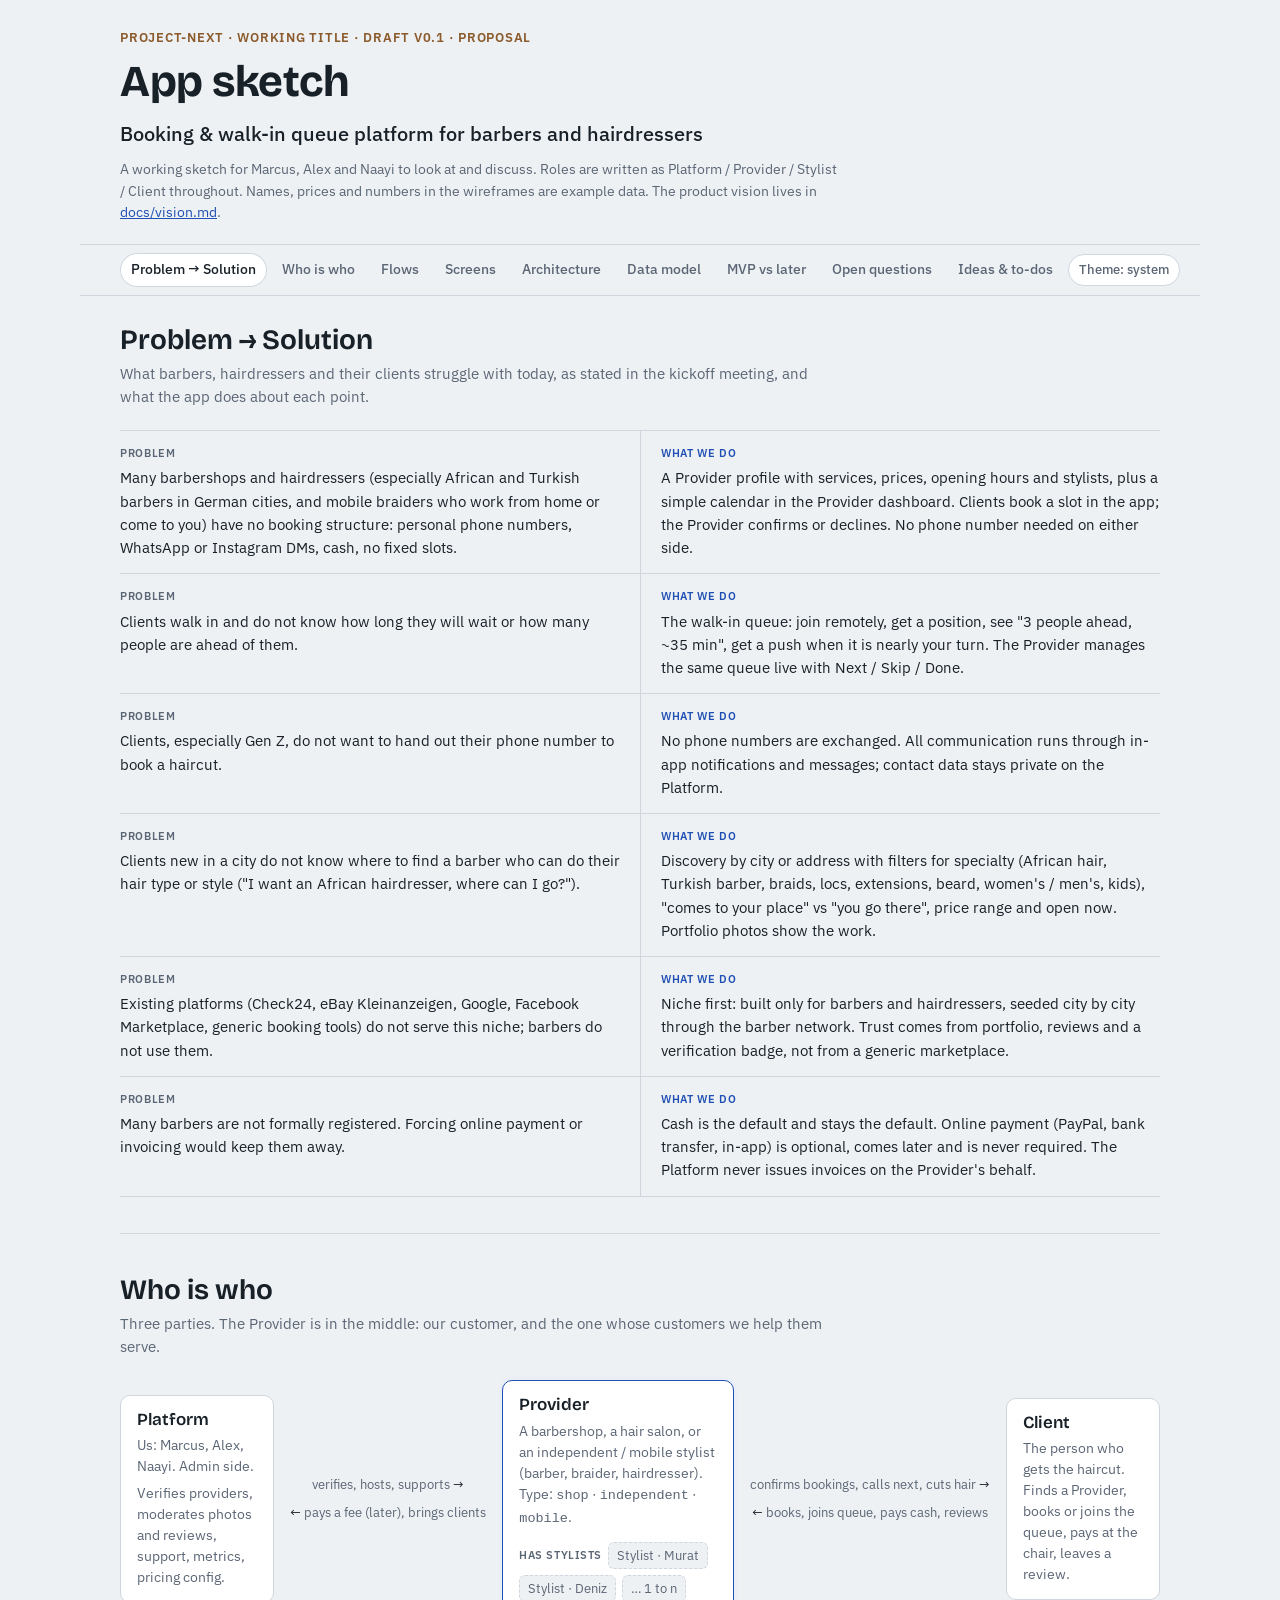
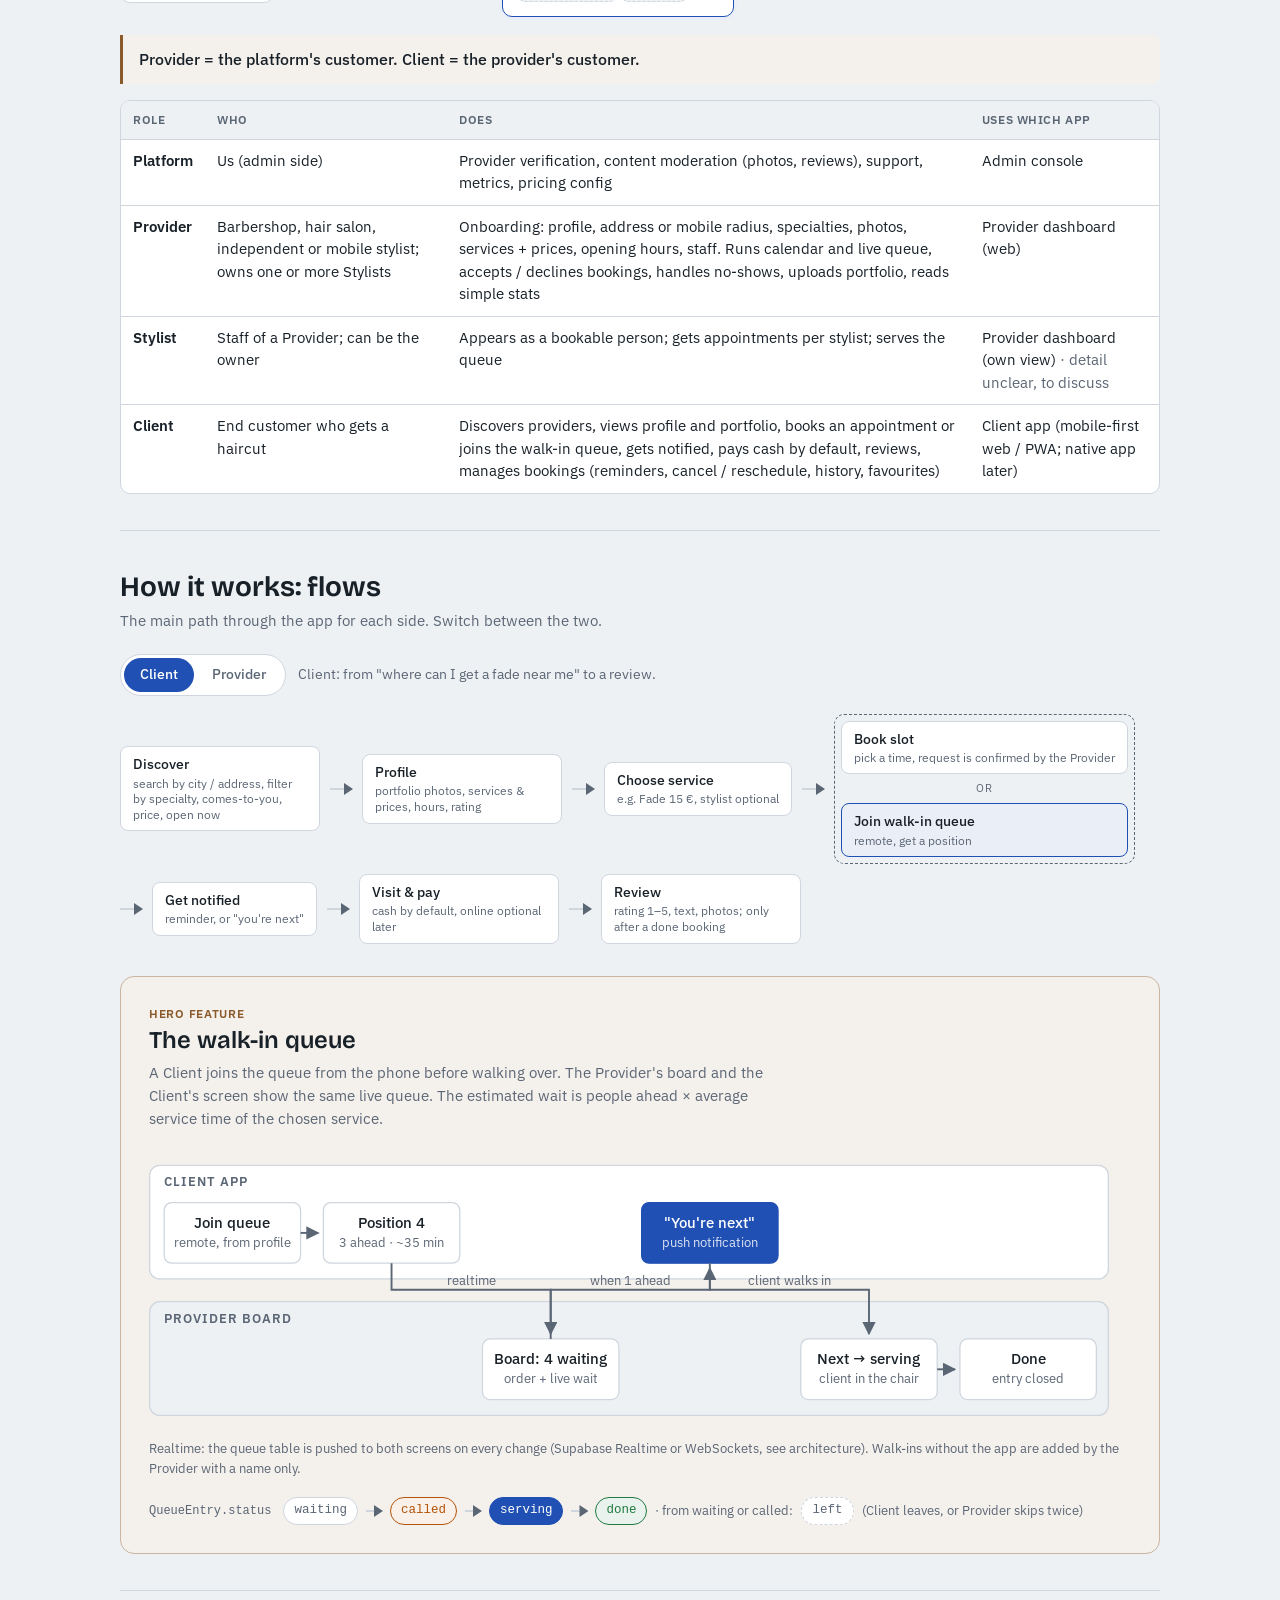
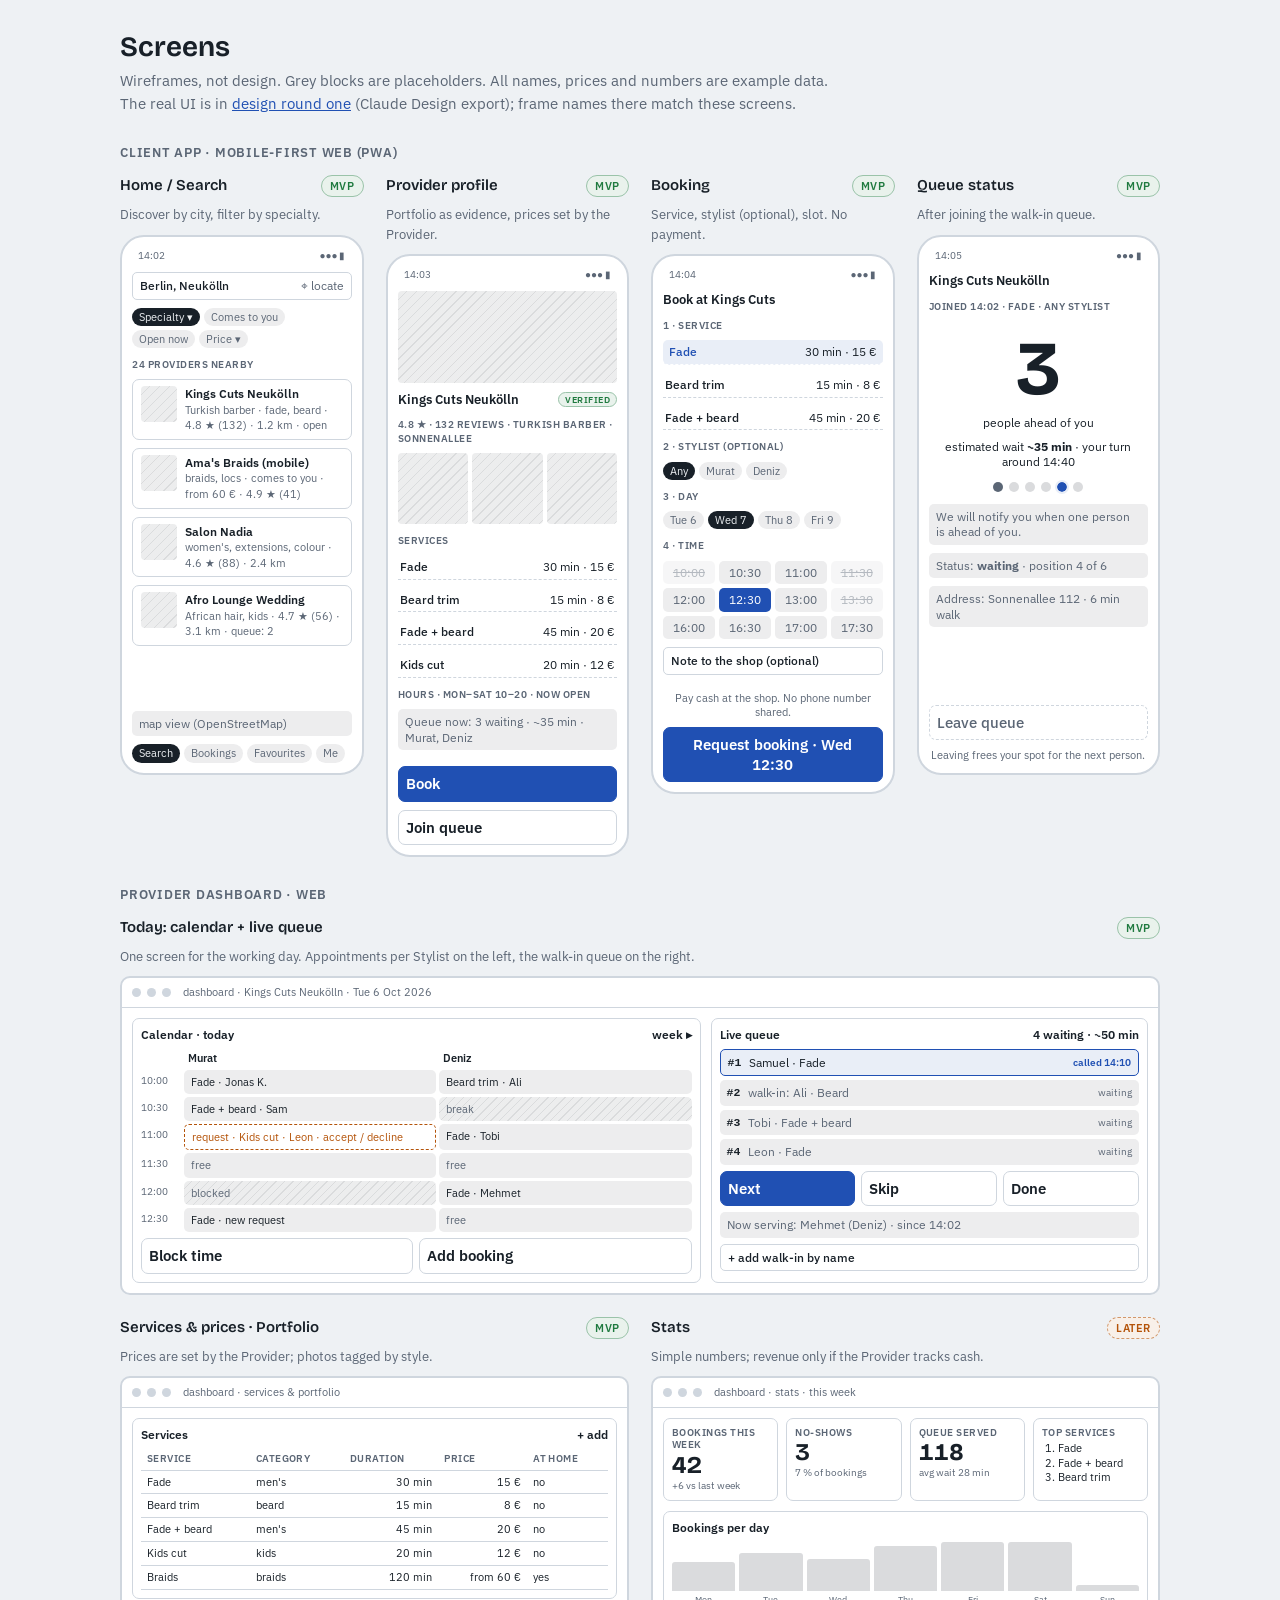
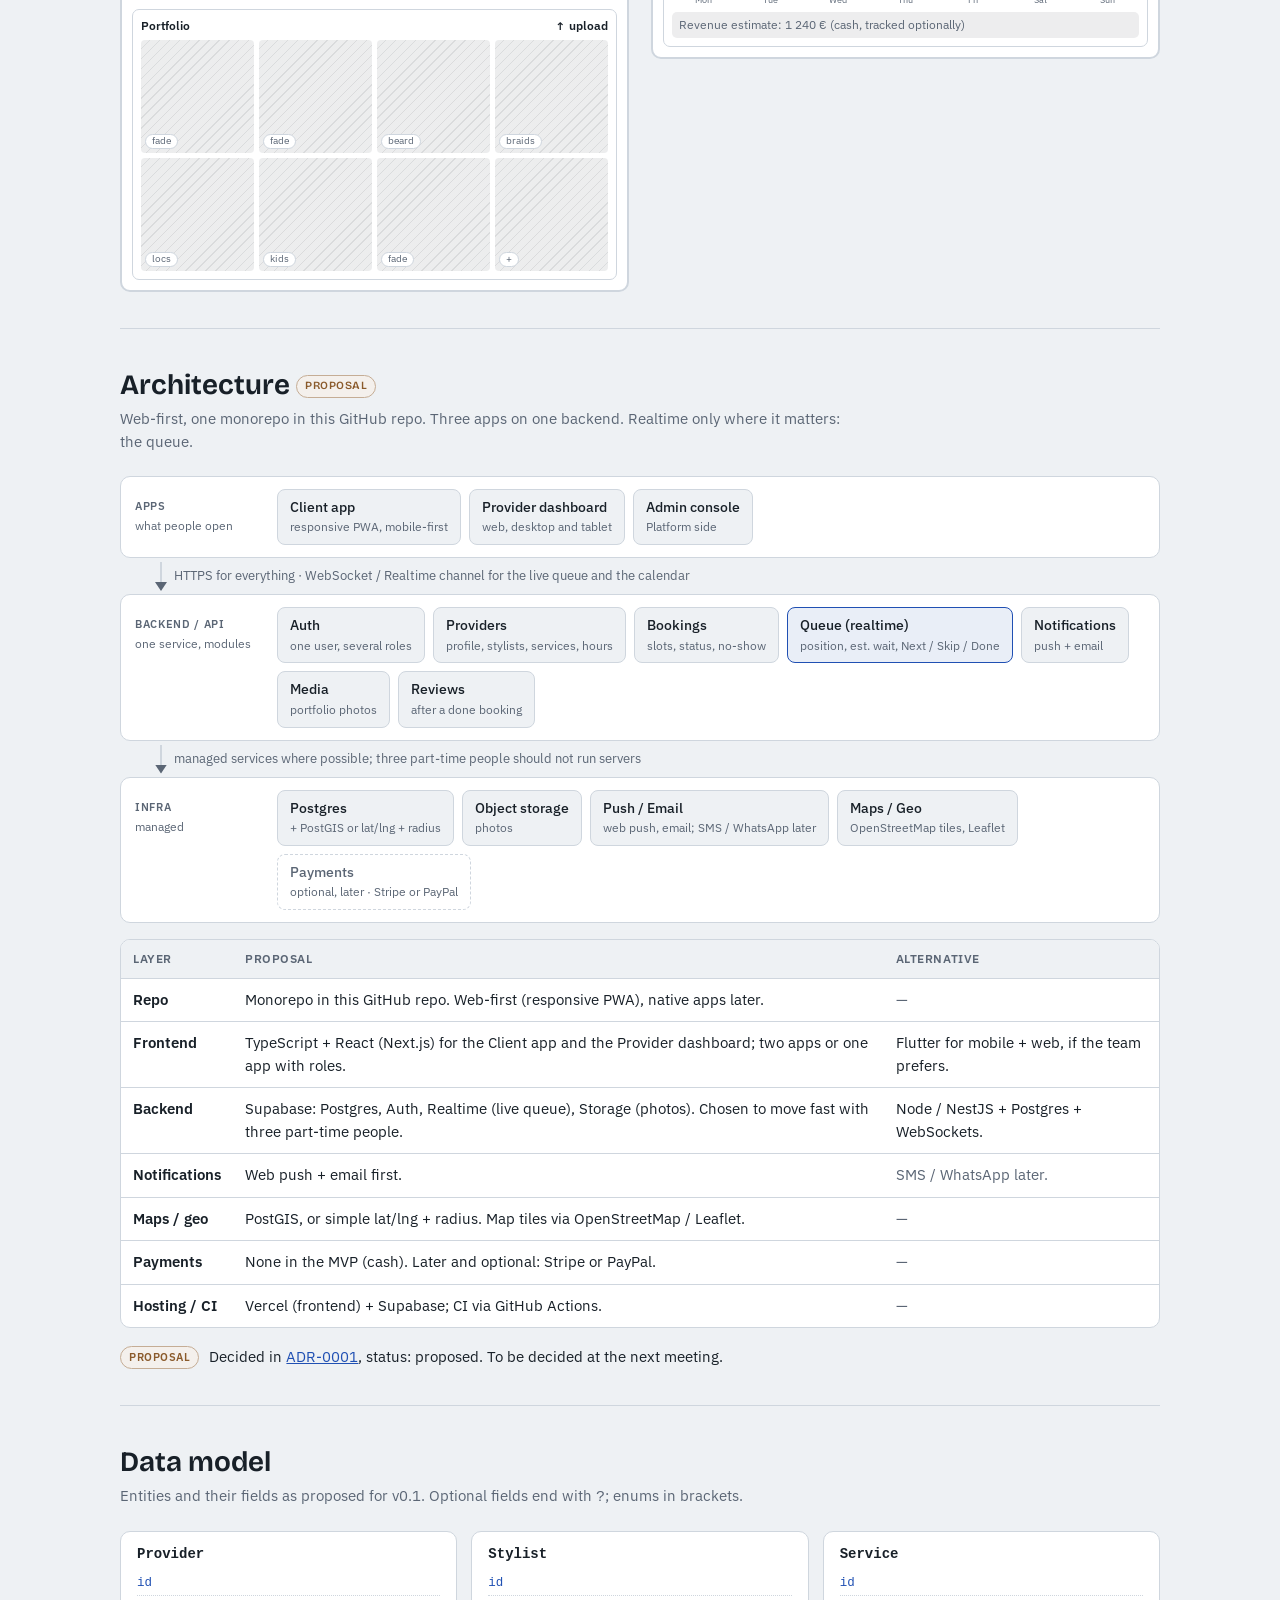
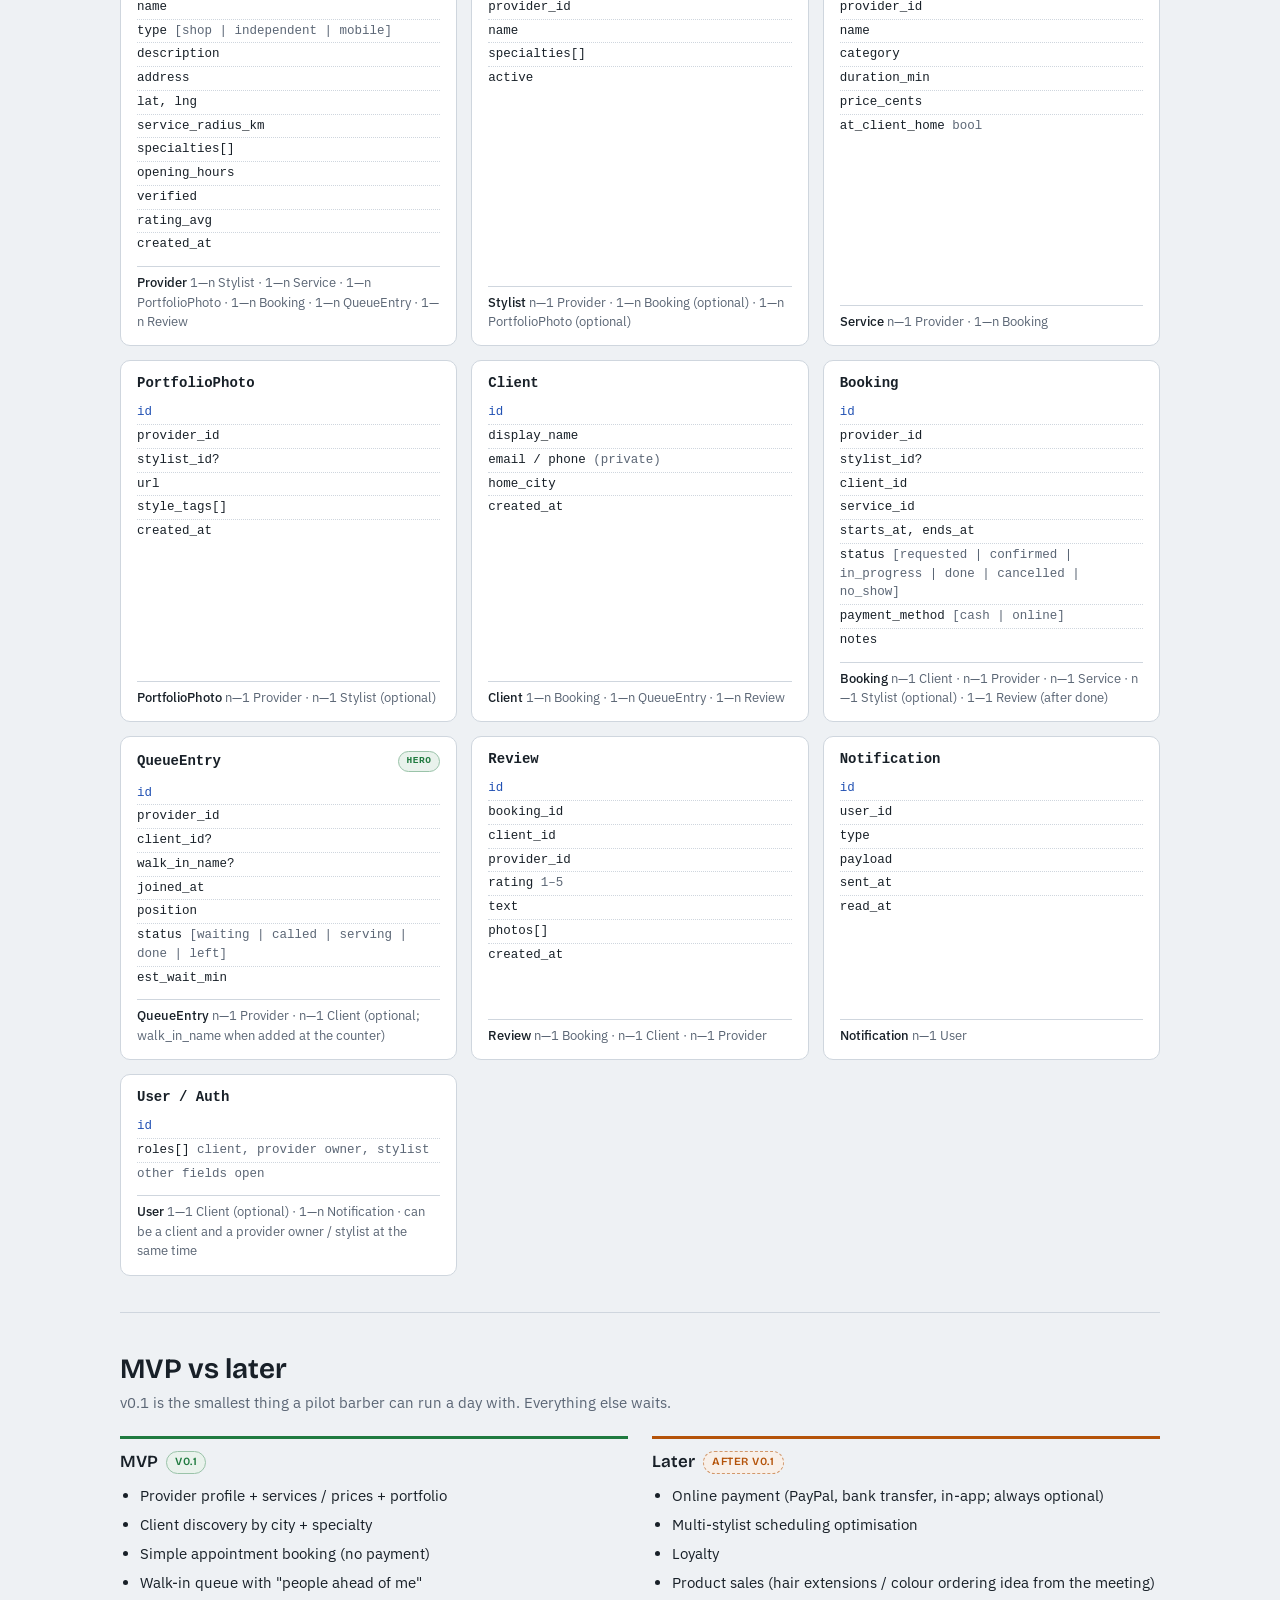
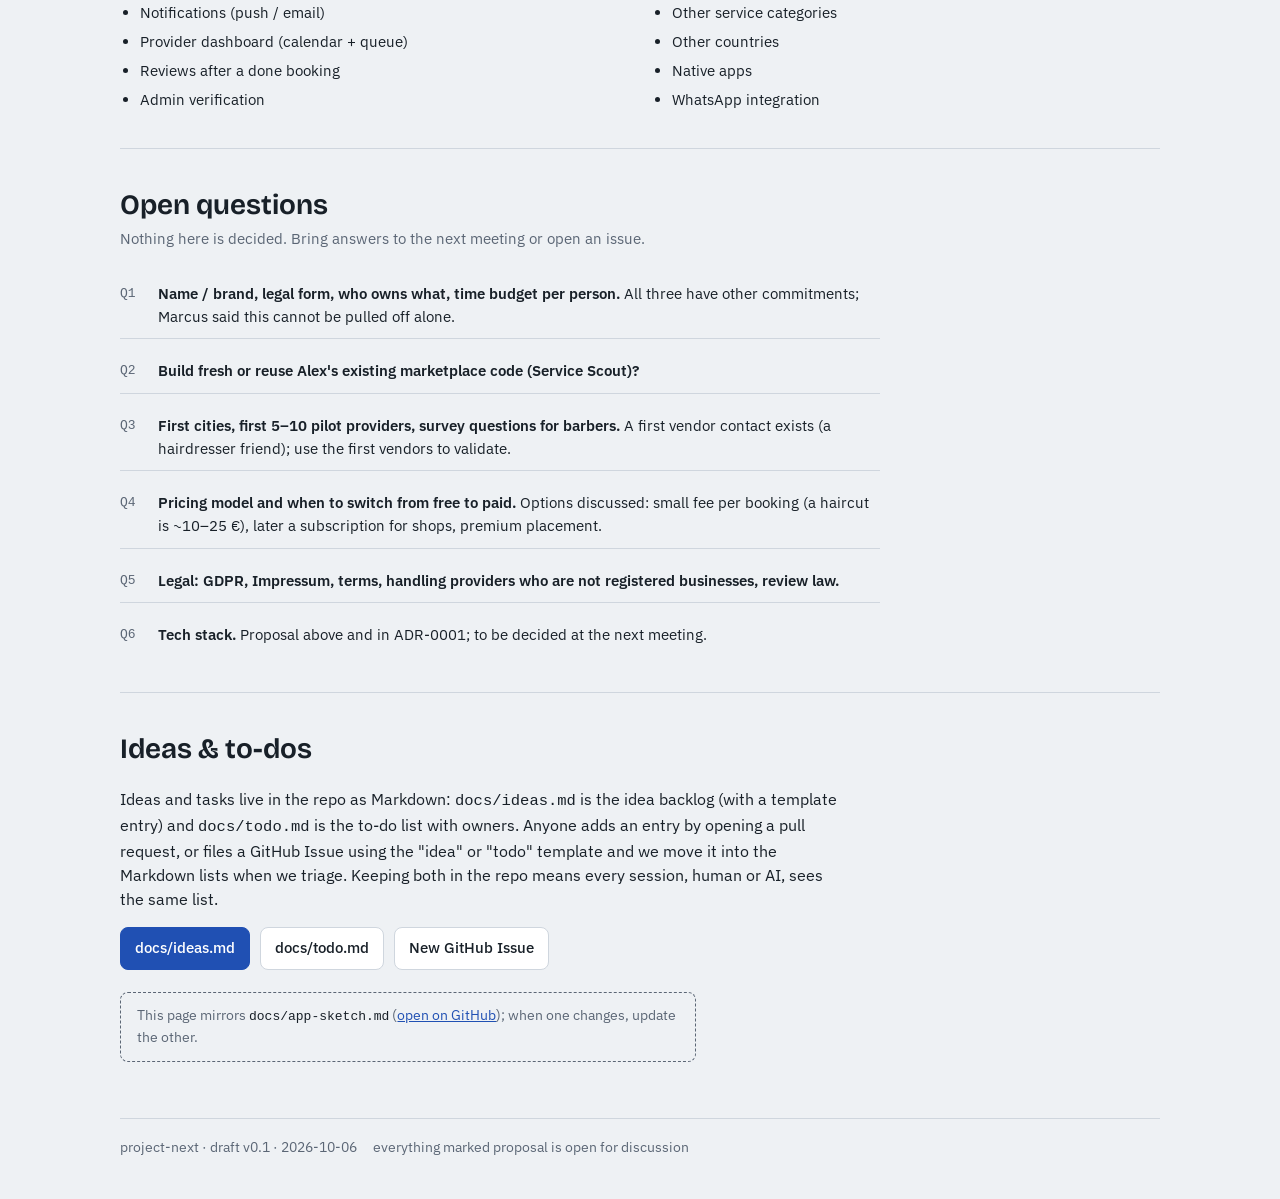
<file: docs/index.html>
<!doctype html>
<html lang="en">
<head>
<meta charset="utf-8">
<meta name="viewport" content="width=device-width, initial-scale=1, viewport-fit=cover">
<title>project-next App Sketch</title>
<link rel="stylesheet" href="https://fonts.googleapis.com/css2?family=Bricolage+Grotesque:opsz,wght@12..96,500..800&family=IBM+Plex+Sans:ital,wght@0,400;0,500;0,600;1,400&display=swap">
<style>
/* Layout: one-column working document (max 1120px) with a sticky section nav.
   Palette: steel neutrals with a slight blue bias, a warm wood tint for the hero panel, one cobalt accent.
   Type: Bricolage Grotesque for headings, IBM Plex Sans for body, system mono for fields. */
:root{
  --bg:#eef1f4;
  --surface:#ffffff;
  --fg:#182028;
  --muted:#5b6675;
  --line:#cfd6de;
  --accent:#2050b3;
  --accent-ink:#ffffff;
  --wood:#8a5a2b;
  --good:#1f7a3f;
  --warn:#b45309;
  --head:"Bricolage Grotesque","Archivo","Helvetica Neue",Arial,sans-serif;
  --body:"IBM Plex Sans","Segoe UI",Roboto,"Helvetica Neue",Arial,sans-serif;
  --mono:ui-monospace,"SF Mono",Menlo,Consolas,"Liberation Mono",monospace;
  --gutter:clamp(16px,4vw,40px);
  --radius:10px;
  --wire:color-mix(in srgb,var(--fg) 8%,var(--surface));
  --wire-2:color-mix(in srgb,var(--fg) 16%,var(--surface));
  --tint:color-mix(in srgb,var(--accent) 10%,var(--surface));
  --wood-tint:color-mix(in srgb,var(--wood) 9%,var(--surface));
  --good-tint:color-mix(in srgb,var(--good) 10%,var(--surface));
  --warn-tint:color-mix(in srgb,var(--warn) 9%,var(--surface));
}
@media (prefers-color-scheme:dark){
  :root:not([data-theme="light"]){
    --bg:#12171d; --surface:#1a2027; --fg:#e4e9ee; --muted:#9aa5b1; --line:#2d3640;
    --accent:#8fb1f5; --accent-ink:#0d1a33; --wood:#d1a070; --good:#5fc380; --warn:#e9a84a;
    color-scheme:dark
  }
}
:root[data-theme="dark"]{
  --bg:#12171d; --surface:#1a2027; --fg:#e4e9ee; --muted:#9aa5b1; --line:#2d3640;
  --accent:#8fb1f5; --accent-ink:#0d1a33; --wood:#d1a070; --good:#5fc380; --warn:#e9a84a;
  color-scheme:dark
}

html{scroll-behavior:smooth;-webkit-text-size-adjust:100%}
body{background:var(--bg);color:var(--fg);margin:0;font-family:var(--body);font-size:16px;line-height:1.55}
*,*::before,*::after{box-sizing:border-box}
img,svg{max-width:100%}
[hidden]{display:none!important}
:focus-visible{outline:2px solid var(--accent);outline-offset:2px}
a{color:var(--accent)}
h1,h2,h3{font-family:var(--head);text-wrap:balance;line-height:1.15;margin:0;font-weight:700}
h1{font-size:clamp(30px,5vw,44px);letter-spacing:-.01em}
h2{font-size:clamp(22px,3vw,28px);font-weight:650}
h3{font-size:17px;font-weight:600}
p{margin:0}
ul,ol{margin:0}
@media (prefers-reduced-motion:reduce){html{scroll-behavior:auto}*,*::before,*::after{transition:none!important;animation:none!important}}

.wrap{max-width:1120px;margin-inline:auto;padding-inline:var(--gutter);padding-block:20px 48px}

/* ---------- top ---------- */
.top{display:flex;flex-direction:column;gap:10px;padding-block:8px 20px;max-width:72ch}
.eyebrow{font-size:12.5px;font-weight:600;letter-spacing:.06em;text-transform:uppercase;color:var(--wood)}
.pitch{font-size:clamp(17px,2.2vw,20px);color:var(--fg);font-weight:500}
.meta{font-size:14px;color:var(--muted)}

.nav{position:sticky;top:env(safe-area-inset-top,0px);z-index:10;display:flex;align-items:center;gap:4px;overflow-x:auto;
  margin-inline:calc(-1 * var(--gutter));padding-inline:var(--gutter);padding-block:8px;
  background:var(--bg);border-bottom:1px solid var(--line);border-top:1px solid var(--line);scrollbar-width:none}
.nav::-webkit-scrollbar{display:none}
.nav a{white-space:nowrap;padding:6px 11px;border-radius:999px;color:var(--muted);text-decoration:none;font-size:14px;font-weight:500;flex:none}
.nav a:hover{color:var(--fg)}
.nav a.active{background:var(--surface);color:var(--fg);box-shadow:inset 0 0 0 1px var(--line)}
.nav button{margin-left:auto;flex:none;font:inherit;font-size:12.5px;font-weight:500;color:var(--muted);background:var(--surface);border:1px solid var(--line);border-radius:999px;padding:5px 10px;cursor:pointer;white-space:nowrap}
.nav button:hover{color:var(--fg)}

/* ---------- sections ---------- */
.section{padding-block:40px 8px;border-top:1px solid var(--line);margin-top:28px;scroll-margin-top:66px}
.section:first-of-type{border-top:0;margin-top:0;padding-top:28px}
.sec-head{display:flex;flex-direction:column;gap:6px;margin-bottom:22px;max-width:72ch}
.sec-head .lead{color:var(--muted);font-size:15px}
.sub{font-size:12.5px;font-weight:600;letter-spacing:.06em;text-transform:uppercase;color:var(--muted);margin:28px 0 12px}

.chip{display:inline-flex;align-items:center;gap:4px;font-size:11px;font-weight:600;letter-spacing:.05em;text-transform:uppercase;padding:2px 8px;border-radius:999px;border:1px solid var(--line);color:var(--muted);line-height:1.5;white-space:nowrap;vertical-align:middle}
.chip.mvp{color:var(--good);border-color:color-mix(in srgb,var(--good) 45%,var(--surface));background:var(--good-tint)}
.chip.later{color:var(--warn);border-style:dashed;border-color:color-mix(in srgb,var(--warn) 60%,var(--surface));background:var(--warn-tint)}
.chip.prop{color:var(--wood);border-color:color-mix(in srgb,var(--wood) 50%,var(--surface));background:var(--wood-tint)}

.btn{display:inline-flex;align-items:center;gap:6px;padding:9px 14px;border-radius:8px;border:1px solid var(--line);background:var(--surface);color:var(--fg);font:inherit;font-size:14.5px;font-weight:500;text-decoration:none;cursor:pointer;min-width:0}
.btn:hover{border-color:var(--muted)}
.btn.primary{background:var(--accent);color:var(--accent-ink);border-color:var(--accent)}
.btn.primary:hover{border-color:var(--accent);filter:brightness(1.07)}
.btn-row{display:flex;flex-wrap:wrap;gap:10px;margin-top:16px}

.table-wrap{overflow-x:auto;margin-top:16px;border:1px solid var(--line);border-radius:var(--radius);background:var(--surface)}
.tbl{width:100%;border-collapse:collapse;font-size:14.5px;min-width:560px}
.tbl th,.tbl td{text-align:left;padding:10px 12px;border-bottom:1px solid var(--line);vertical-align:top}
.tbl tr:last-child td{border-bottom:0}
.tbl th{font-size:11.5px;font-weight:600;letter-spacing:.05em;text-transform:uppercase;color:var(--muted);background:var(--bg)}
.tbl td:first-child{font-weight:600;white-space:nowrap}
.tbl .dim{color:var(--muted)}

/* ---------- 1 problem / solution ---------- */
.pairs{border-top:1px solid var(--line)}
.pair{display:grid;grid-template-columns:1fr 1fr;border-bottom:1px solid var(--line)}
.pair>div{padding:14px 0;min-width:0;font-size:15px}
.pair .prob{padding-right:20px}
.pair .sol{padding-left:20px;border-left:1px solid var(--line)}
.pair .lab{display:block;font-size:11px;letter-spacing:.06em;text-transform:uppercase;color:var(--muted);font-weight:600;margin-bottom:4px}
.pair .sol .lab{color:var(--accent)}
@media (max-width:700px){
  .pair{grid-template-columns:1fr}
  .pair .prob{padding-right:0;padding-bottom:8px}
  .pair .sol{padding-left:0;border-left:0;padding-top:4px}
}

/* ---------- 2 who is who ---------- */
.parties{display:grid;grid-template-columns:1fr auto 1.5fr auto 1fr;gap:12px;align-items:center}
.party{border:1px solid var(--line);border-radius:var(--radius);background:var(--surface);padding:14px 16px;min-width:0;display:flex;flex-direction:column;gap:6px}
.party .who{font-size:13.5px;color:var(--muted)}
.party.provider{border-color:var(--accent);box-shadow:0 0 0 3px var(--tint)}
.stylists{display:flex;gap:6px;flex-wrap:wrap;margin-top:6px;align-items:center}
.stylists .k{font-size:11px;letter-spacing:.05em;text-transform:uppercase;color:var(--muted);font-weight:600}
.stylist{border:1px dashed var(--line);border-radius:6px;padding:3px 8px;font-size:12.5px;color:var(--muted);background:var(--bg)}
.rel{display:flex;flex-direction:column;gap:8px;font-size:12.5px;color:var(--muted);text-align:center;min-width:0;padding-inline:4px}
.rel .fwd::after{content:" \2192";color:var(--fg)}
.rel .back::before{content:"\2190  ";color:var(--fg)}
.mapping{margin-top:18px;padding:12px 16px;border-left:3px solid var(--wood);background:var(--wood-tint);border-radius:0 8px 8px 0;font-weight:500}
@media (max-width:760px){
  .parties{grid-template-columns:1fr}
  .rel{flex-direction:row;justify-content:center;gap:18px;flex-wrap:wrap;padding-block:4px}
  .rel .fwd::after{content:" \2193"}
  .rel .back::before{content:"\2191 "}
}

/* ---------- 3 flows ---------- */
.toggle{display:inline-flex;border:1px solid var(--line);border-radius:999px;padding:3px;background:var(--surface);gap:2px}
.toggle button{font:inherit;font-weight:500;font-size:14px;border:0;background:none;color:var(--muted);padding:6px 16px;border-radius:999px;cursor:pointer}
.toggle button:hover{color:var(--fg)}
.toggle button[aria-pressed="true"]{background:var(--accent);color:var(--accent-ink)}
.flow-head{display:flex;flex-wrap:wrap;align-items:center;gap:12px}
.flow-head .who{font-size:13.5px;color:var(--muted)}
.chain{display:flex;flex-wrap:wrap;align-items:center;gap:10px;margin-top:18px}
.seg{display:flex;align-items:center;gap:10px;min-width:0}
.step{border:1px solid var(--line);background:var(--surface);border-radius:8px;padding:8px 12px;min-width:0;max-width:200px;font-weight:500;font-size:14px;line-height:1.3}
.step small{display:block;font-weight:400;color:var(--muted);font-size:12px;margin-top:2px}
.step.hi{border-color:var(--accent);background:var(--tint)}
.step.daily{border-color:var(--wood);background:var(--wood-tint)}
.arrow{position:relative;width:22px;height:2px;background:var(--line);flex:none}
.arrow::after{content:"";position:absolute;right:-1px;top:-5px;width:9px;height:12px;background:var(--muted);clip-path:polygon(0 0,100% 50%,0 100%)}
.fork{display:flex;flex-direction:column;gap:6px;border:1px dashed var(--muted);border-radius:10px;padding:6px;align-items:stretch;min-width:0}
.fork em{font-style:normal;font-size:11px;text-transform:uppercase;letter-spacing:.06em;color:var(--muted);text-align:center}
.fork .step{max-width:none}
@media (max-width:640px){
  .chain,.seg{flex-direction:column;align-items:stretch}
  .step{max-width:none}
  .chain .arrow{width:2px;height:22px;margin-inline:auto}
  .chain .arrow::after{top:auto;bottom:-1px;left:-5px;width:12px;height:9px;clip-path:polygon(0 0,100% 0,50% 100%)}
}

.hero-q{border:1px solid color-mix(in srgb,var(--wood) 45%,var(--surface));background:var(--wood-tint);border-radius:14px;padding:clamp(16px,3vw,28px);margin-top:32px}
.hero-q .kicker{font-size:12px;font-weight:600;letter-spacing:.06em;text-transform:uppercase;color:var(--wood)}
.hero-q h3{font-size:clamp(19px,2.4vw,24px);margin-top:4px}
.hero-q .lead{color:var(--muted);margin-top:6px;max-width:70ch;font-size:15px}
.lanes{overflow-x:auto;margin-top:16px;padding-bottom:4px}
.lanes svg{display:block;width:100%;min-width:720px;max-width:960px;height:auto}
.ln-band{fill:var(--surface);stroke:var(--line);stroke-width:1}
.ln-band.prov{fill:var(--bg)}
.ln-lab{fill:var(--muted);font:600 10px var(--body);letter-spacing:.08em}
.q-box{fill:var(--surface);stroke:var(--line);stroke-width:1}
.q-box.hi{fill:var(--accent);stroke:var(--accent)}
.q-t{fill:var(--fg);font:500 11.5px var(--body)}
.q-s{fill:var(--muted);font:400 10px var(--body)}
.q-ink{fill:var(--accent-ink);font:500 11.5px var(--body)}
.q-ink-s{fill:var(--accent-ink);font:400 10px var(--body);opacity:.85}
.q-arr{fill:none;stroke:var(--muted);stroke-width:1.5}
.q-al{fill:var(--muted);font:400 10px var(--body)}
.q-mk{fill:var(--muted)}
figcaption{font-size:13px;color:var(--muted);margin-top:8px}
.states{display:flex;flex-wrap:wrap;align-items:center;gap:8px;margin-top:18px;font-size:13px;color:var(--muted)}
.states .k{font-family:var(--mono);font-size:12px;margin-right:4px}
.pill{font-family:var(--mono);font-size:12.5px;padding:3px 10px;border-radius:999px;border:1px solid var(--line);background:var(--surface);color:var(--fg)}
.pill.waiting{color:var(--muted)}
.pill.called{border-color:var(--warn);color:var(--warn);background:var(--warn-tint)}
.pill.serving{border-color:var(--accent);background:var(--accent);color:var(--accent-ink)}
.pill.done{border-color:var(--good);color:var(--good);background:var(--good-tint)}
.pill.left{border-style:dashed;color:var(--muted)}
.states .arrow{width:16px}

/* ---------- 4 screens ---------- */
.phones{display:grid;grid-template-columns:repeat(auto-fit,minmax(230px,1fr));gap:22px}
.screen{min-width:0;display:flex;flex-direction:column;gap:10px}
.screen-head{display:flex;justify-content:space-between;align-items:center;gap:8px;flex-wrap:wrap}
.screen-head h3{font-size:15px}
.screen-head p{font-size:12.5px;color:var(--muted);flex-basis:100%}
.phone{border:2px solid var(--line);border-radius:24px;background:var(--surface);padding:10px;width:100%;max-width:290px;margin-inline:auto;display:flex;flex-direction:column;gap:8px;font-size:11.5px;line-height:1.35;color:var(--fg);min-height:540px}
.pbar{display:flex;justify-content:space-between;color:var(--muted);font-size:10px;padding:2px 6px;font-variant-numeric:tabular-nums}
.wf{background:var(--wire);border-radius:5px;padding:5px 7px;color:var(--muted);min-width:0}
.wf.input{border:1px solid var(--line);background:var(--surface);display:flex;justify-content:space-between;gap:6px}
.wf.input b{color:var(--fg);font-weight:500}
.wf.img{background:repeating-linear-gradient(135deg,var(--wire) 0 6px,var(--wire-2) 6px 7px);aspect-ratio:1;border-radius:4px;padding:0}
.wf.img.wide{aspect-ratio:2.4/1}
.wf.btn{text-align:center;font-weight:600;color:var(--fg);background:var(--wire-2);border-radius:7px;padding:7px}
.wf.btn.primary{background:var(--accent);color:var(--accent-ink)}
.wf.btn.ghost{background:var(--surface);border:1px solid var(--line)}
.wf.btn.quiet{background:var(--surface);border:1px dashed var(--line);color:var(--muted);font-weight:500}
.wf.title{background:none;padding:0;color:var(--fg);font-weight:600;font-size:13px;display:flex;justify-content:space-between;align-items:center;gap:6px}
.wf.title .chip{font-size:9px;padding:0 6px}
.wf.h{background:none;padding:2px 0 0;font-size:10px;letter-spacing:.05em;text-transform:uppercase;font-weight:600}
.chips{display:flex;flex-wrap:wrap;gap:4px}
.chips .wf{padding:2px 7px;border-radius:999px;font-size:10.5px;white-space:nowrap}
.chips .wf.on{background:var(--fg);color:var(--bg)}
.card{border:1px solid var(--line);border-radius:7px;padding:6px 8px;display:grid;grid-template-columns:36px 1fr;gap:8px;align-items:start}
.card .wf.img{width:36px}
.card b{display:block;color:var(--fg);font-weight:600}
.card span{color:var(--muted);font-size:10.5px}
.grid3{display:grid;grid-template-columns:repeat(3,1fr);gap:4px}
.row{display:flex;justify-content:space-between;gap:8px;padding:4px 2px;border-bottom:1px dashed var(--line);font-variant-numeric:tabular-nums}
.row b{font-weight:500;color:var(--fg)}
.row.on{background:var(--tint);border-radius:5px;padding-inline:6px;border-bottom-color:var(--surface)}
.row.on b{color:var(--accent)}
.bignum{font-family:var(--head);font-size:76px;font-weight:700;line-height:1;text-align:center;color:var(--fg);font-variant-numeric:tabular-nums;margin-top:10px}
.center{text-align:center}
.center .big{font-size:14px;color:var(--fg);font-weight:600}
.dots{display:flex;justify-content:center;gap:6px;margin-block:4px}
.dots i{width:10px;height:10px;border-radius:50%;background:var(--wire-2);display:block}
.dots i.me{background:var(--accent);outline:2px solid var(--tint)}
.dots i.srv{background:var(--muted)}
.slots{display:grid;grid-template-columns:repeat(4,1fr);gap:4px}
.slots .wf{text-align:center;font-variant-numeric:tabular-nums;padding:4px 2px}
.slots .wf.on{background:var(--accent);color:var(--accent-ink)}
.slots .wf.off{opacity:.45;text-decoration:line-through}
.spacer{flex:1}
.note{font-size:10.5px;color:var(--muted);text-align:center}

.desks{display:grid;grid-template-columns:1fr;gap:22px}
@media (min-width:900px){.desks{grid-template-columns:1fr 1fr}.screen.wide{grid-column:span 2}}
.desk{border:2px solid var(--line);border-radius:10px;background:var(--surface);overflow:hidden;font-size:11.5px;line-height:1.35;color:var(--fg)}
.dbar{display:flex;align-items:center;gap:6px;padding:7px 10px;border-bottom:1px solid var(--line);color:var(--muted);font-size:10.5px}
.dbar i{width:9px;height:9px;border-radius:50%;background:var(--line);display:inline-block}
.dbar span{margin-left:6px}
.dbody{padding:10px;display:grid;gap:10px}
.two{display:grid;grid-template-columns:1.3fr 1fr;gap:10px}
@media (max-width:560px){.two{grid-template-columns:1fr}}
.panel{border:1px solid var(--line);border-radius:7px;padding:8px;min-width:0;display:grid;gap:6px;align-content:start}
.panel .wf.title{font-size:12px}
.cal{display:grid;grid-template-columns:40px 1fr 1fr;gap:3px;font-variant-numeric:tabular-nums}
.cal .t{color:var(--muted);font-size:10px;padding-top:4px}
.cal .h{font-weight:600;color:var(--fg);font-size:10.5px;padding:2px 4px}
.cal .wf{font-size:10.5px}
.cal .wf.blk{background:repeating-linear-gradient(135deg,var(--wire) 0 5px,var(--wire-2) 5px 6px)}
.cal .wf.req{border:1px dashed var(--warn);background:var(--surface);color:var(--warn)}
.cal .wf.on{color:var(--fg)}
.q{display:grid;gap:4px}
.q .wf{display:flex;gap:8px;align-items:center}
.q .n{font-family:var(--mono);color:var(--fg);font-weight:600;font-variant-numeric:tabular-nums}
.q .st{margin-left:auto;font-size:10px;white-space:nowrap}
.q .wf.now{border:1px solid var(--accent);background:var(--tint);color:var(--fg)}
.q .wf.now .st{color:var(--accent);font-weight:600}
.btns{display:flex;gap:6px}
.btns .wf.btn{flex:1}
.desk .table-wrap{margin:0;border:0;border-radius:0;background:none}
.wt{width:100%;border-collapse:collapse;font-size:11px;min-width:0}
.wt th,.wt td{text-align:left;padding:4px 6px;border-bottom:1px solid var(--line);white-space:nowrap}
.wt th{color:var(--muted);font-weight:600;font-size:9.5px;text-transform:uppercase;letter-spacing:.05em}
.wt td.num{text-align:right;font-variant-numeric:tabular-nums}
.pf{display:grid;grid-template-columns:repeat(4,1fr);gap:5px}
.pf .wf.img{position:relative}
.pf .wf.img span{position:absolute;left:4px;bottom:4px;background:var(--surface);border-radius:999px;padding:0 6px;font-size:9.5px;color:var(--muted);border:1px solid var(--line)}
.tiles{display:grid;grid-template-columns:repeat(auto-fit,minmax(110px,1fr));gap:8px}
.tile{border:1px solid var(--line);border-radius:7px;padding:8px;min-width:0}
.tile .k{color:var(--muted);font-size:9.5px;text-transform:uppercase;letter-spacing:.05em;font-weight:600}
.tile .v{font-family:var(--head);font-size:24px;font-weight:700;line-height:1.1;font-variant-numeric:tabular-nums}
.tile .d{font-size:10px;color:var(--muted)}
.tile ol{padding-left:16px;font-size:10.5px;margin-top:2px}
.bars{display:grid;grid-template-columns:repeat(7,1fr);gap:4px}
.bar{display:flex;flex-direction:column;justify-content:flex-end;height:64px;gap:3px;min-width:0}
.bar i{display:block;background:var(--wire-2);border-radius:3px 3px 0 0;height:var(--h)}
.bar small{font-size:9px;color:var(--muted);text-align:center}

/* ---------- 5 architecture ---------- */
.arch{display:grid;gap:0}
.layer{border:1px solid var(--line);border-radius:var(--radius);background:var(--surface);padding:12px 14px;display:grid;grid-template-columns:130px 1fr;gap:12px;align-items:start}
.layer .lname{font-size:11px;text-transform:uppercase;letter-spacing:.06em;color:var(--muted);font-weight:600;padding-top:9px}
.layer .lname small{display:block;text-transform:none;letter-spacing:0;font-weight:400;font-size:12px;margin-top:2px}
.boxes{display:flex;flex-wrap:wrap;gap:8px;min-width:0}
.box{border:1px solid var(--line);border-radius:8px;padding:7px 12px;font-weight:500;font-size:14px;background:var(--bg);min-width:0}
.box small{display:block;font-weight:400;color:var(--muted);font-size:12px}
.box.rt{border-color:var(--accent);background:var(--tint)}
.box.dashed{border-style:dashed;color:var(--muted);background:none}
.lconn{display:flex;align-items:center;gap:12px;padding:4px 0 4px 40px;color:var(--muted);font-size:12.5px}
.varrow{position:relative;width:2px;height:28px;background:var(--line);flex:none}
.varrow::after{content:"";position:absolute;bottom:-1px;left:-5px;width:12px;height:9px;background:var(--muted);clip-path:polygon(0 0,100% 0,50% 100%)}
.adr{display:flex;flex-wrap:wrap;align-items:center;gap:10px;margin-top:18px;font-size:14.5px}
@media (max-width:640px){.layer{grid-template-columns:1fr;gap:6px}.layer .lname{padding-top:0}.lconn{padding-left:14px}}

/* ---------- 6 data model ---------- */
.entities{display:grid;grid-template-columns:repeat(auto-fill,minmax(250px,1fr));gap:14px}
.entity{border:1px solid var(--line);border-radius:var(--radius);background:var(--surface);padding:14px 16px;min-width:0;display:flex;flex-direction:column;gap:10px}
.entity h3{font-family:var(--mono);font-size:14px;font-weight:600;display:flex;justify-content:space-between;align-items:center;gap:8px}
.entity h3 .chip{font-size:9.5px}
.fields{list-style:none;margin:0;padding:0;font-family:var(--mono);font-size:12.5px;line-height:1.5;color:var(--fg)}
.fields li{padding:2px 0;border-bottom:1px dotted var(--line);overflow-wrap:anywhere}
.fields li:last-child{border-bottom:0}
.fields em{font-style:normal;color:var(--muted)}
.fields .k{color:var(--accent)}
.entity .rels{font-size:12.5px;color:var(--muted);margin-top:auto;padding-top:6px;border-top:1px solid var(--line)}
.entity .rels b{color:var(--fg);font-weight:500}

/* ---------- 7 mvp / later ---------- */
.cols2{display:grid;grid-template-columns:1fr 1fr;gap:24px}
@media (max-width:700px){.cols2{grid-template-columns:1fr}}
.list{border-top:3px solid var(--good);padding-top:12px;min-width:0}
.list.later{border-top-color:var(--warn)}
.list h3{display:flex;align-items:center;gap:8px;flex-wrap:wrap}
.list ul{margin:10px 0 0;padding-left:20px;display:grid;gap:6px;font-size:15px}

/* ---------- 8 open questions ---------- */
.qs{display:grid;gap:10px;padding-left:0;list-style:none;max-width:76ch}
.qs li{display:grid;grid-template-columns:28px 1fr;gap:10px;padding:10px 0;border-bottom:1px solid var(--line);font-size:15px;min-width:0}
.qs li:last-child{border-bottom:0}
.qs .n{font-family:var(--mono);color:var(--muted);font-size:13px;padding-top:2px}
.qs b{font-weight:600}

/* ---------- 9 ideas ---------- */
.prose{max-width:72ch;font-size:15.5px;display:grid;gap:10px}
.mirror{margin-top:22px;padding:12px 16px;border:1px dashed var(--muted);border-radius:8px;font-size:14px;color:var(--muted);max-width:72ch}
.mirror code{font-family:var(--mono);font-size:13px;color:var(--fg)}

footer{margin-top:48px;padding-top:18px;border-top:1px solid var(--line);font-size:13.5px;color:var(--muted);display:flex;flex-wrap:wrap;gap:6px 16px}
</style>
</head>
<body>
<div class="wrap">

<header class="top">
  <p class="eyebrow">project-next · working title · draft v0.1 · proposal</p>
  <h1>App sketch</h1>
  <p class="pitch">Booking &amp; walk-in queue platform for barbers and hairdressers</p>
  <p class="meta">A working sketch for Marcus, Alex and Naayi to look at and discuss. Roles are written as Platform / Provider / Stylist / Client throughout. Names, prices and numbers in the wireframes are example data. The product vision lives in <a href="https://github.com/mdbeatzxf/project-next/blob/main/docs/vision.md">docs/vision.md</a>.</p>
</header>

<nav class="nav" aria-label="Sections">
  <a href="#problem">Problem → Solution</a>
  <a href="#roles">Who is who</a>
  <a href="#flows">Flows</a>
  <a href="#screens">Screens</a>
  <a href="#architecture">Architecture</a>
  <a href="#data">Data model</a>
  <a href="#mvp">MVP vs later</a>
  <a href="#questions">Open questions</a>
  <a href="#ideas">Ideas &amp; to-dos</a>
  <button type="button" id="themeBtn" aria-label="Switch colour theme">Theme: system</button>
</nav>

<main>

<!-- 1 ============================================================ -->
<section class="section" id="problem">
  <div class="sec-head">
    <h2>Problem → Solution</h2>
    <p class="lead">What barbers, hairdressers and their clients struggle with today, as stated in the kickoff meeting, and what the app does about each point.</p>
  </div>
  <div class="pairs">
    <div class="pair">
      <div class="prob"><span class="lab">Problem</span>Many barbershops and hairdressers (especially African and Turkish barbers in German cities, and mobile braiders who work from home or come to you) have no booking structure: personal phone numbers, WhatsApp or Instagram DMs, cash, no fixed slots.</div>
      <div class="sol"><span class="lab">What we do</span>A Provider profile with services, prices, opening hours and stylists, plus a simple calendar in the Provider dashboard. Clients book a slot in the app; the Provider confirms or declines. No phone number needed on either side.</div>
    </div>
    <div class="pair">
      <div class="prob"><span class="lab">Problem</span>Clients walk in and do not know how long they will wait or how many people are ahead of them.</div>
      <div class="sol"><span class="lab">What we do</span>The walk-in queue: join remotely, get a position, see "3 people ahead, ~35 min", get a push when it is nearly your turn. The Provider manages the same queue live with Next / Skip / Done.</div>
    </div>
    <div class="pair">
      <div class="prob"><span class="lab">Problem</span>Clients, especially Gen Z, do not want to hand out their phone number to book a haircut.</div>
      <div class="sol"><span class="lab">What we do</span>No phone numbers are exchanged. All communication runs through in-app notifications and messages; contact data stays private on the Platform.</div>
    </div>
    <div class="pair">
      <div class="prob"><span class="lab">Problem</span>Clients new in a city do not know where to find a barber who can do their hair type or style ("I want an African hairdresser, where can I go?").</div>
      <div class="sol"><span class="lab">What we do</span>Discovery by city or address with filters for specialty (African hair, Turkish barber, braids, locs, extensions, beard, women's / men's, kids), "comes to your place" vs "you go there", price range and open now. Portfolio photos show the work.</div>
    </div>
    <div class="pair">
      <div class="prob"><span class="lab">Problem</span>Existing platforms (Check24, eBay Kleinanzeigen, Google, Facebook Marketplace, generic booking tools) do not serve this niche; barbers do not use them.</div>
      <div class="sol"><span class="lab">What we do</span>Niche first: built only for barbers and hairdressers, seeded city by city through the barber network. Trust comes from portfolio, reviews and a verification badge, not from a generic marketplace.</div>
    </div>
    <div class="pair">
      <div class="prob"><span class="lab">Problem</span>Many barbers are not formally registered. Forcing online payment or invoicing would keep them away.</div>
      <div class="sol"><span class="lab">What we do</span>Cash is the default and stays the default. Online payment (PayPal, bank transfer, in-app) is optional, comes later and is never required. The Platform never issues invoices on the Provider's behalf.</div>
    </div>
  </div>
</section>

<!-- 2 ============================================================ -->
<section class="section" id="roles">
  <div class="sec-head">
    <h2>Who is who</h2>
    <p class="lead">Three parties. The Provider is in the middle: our customer, and the one whose customers we help them serve.</p>
  </div>

  <div class="parties">
    <div class="party platform">
      <h3>Platform</h3>
      <p class="who">Us: Marcus, Alex, Naayi. Admin side.</p>
      <p class="who">Verifies providers, moderates photos and reviews, support, metrics, pricing config.</p>
    </div>
    <div class="rel" aria-label="Platform to Provider relation">
      <span class="fwd">verifies, hosts, supports</span>
      <span class="back">pays a fee (later), brings clients</span>
    </div>
    <div class="party provider">
      <h3>Provider</h3>
      <p class="who">A barbershop, a hair salon, or an independent / mobile stylist (barber, braider, hairdresser). Type: <code>shop</code> · <code>independent</code> · <code>mobile</code>.</p>
      <div class="stylists">
        <span class="k">has Stylists</span>
        <span class="stylist">Stylist · Murat</span>
        <span class="stylist">Stylist · Deniz</span>
        <span class="stylist">… 1 to n</span>
      </div>
    </div>
    <div class="rel" aria-label="Provider to Client relation">
      <span class="fwd">confirms bookings, calls next, cuts hair</span>
      <span class="back">books, joins queue, pays cash, reviews</span>
    </div>
    <div class="party client">
      <h3>Client</h3>
      <p class="who">The person who gets the haircut. Finds a Provider, books or joins the queue, pays at the chair, leaves a review.</p>
    </div>
  </div>

  <p class="mapping">Provider = the platform's customer. Client = the provider's customer.</p>

  <div class="table-wrap">
    <table class="tbl">
      <thead><tr><th>Role</th><th>Who</th><th>Does</th><th>Uses which app</th></tr></thead>
      <tbody>
        <tr><td>Platform</td><td>Us (admin side)</td><td>Provider verification, content moderation (photos, reviews), support, metrics, pricing config</td><td>Admin console</td></tr>
        <tr><td>Provider</td><td>Barbershop, hair salon, independent or mobile stylist; owns one or more Stylists</td><td>Onboarding: profile, address or mobile radius, specialties, photos, services + prices, opening hours, staff. Runs calendar and live queue, accepts / declines bookings, handles no-shows, uploads portfolio, reads simple stats</td><td>Provider dashboard (web)</td></tr>
        <tr><td>Stylist</td><td>Staff of a Provider; can be the owner</td><td>Appears as a bookable person; gets appointments per stylist; serves the queue</td><td>Provider dashboard (own view) <span class="dim">· detail unclear, to discuss</span></td></tr>
        <tr><td>Client</td><td>End customer who gets a haircut</td><td>Discovers providers, views profile and portfolio, books an appointment or joins the walk-in queue, gets notified, pays cash by default, reviews, manages bookings (reminders, cancel / reschedule, history, favourites)</td><td>Client app (mobile-first web / PWA; native app later)</td></tr>
      </tbody>
    </table>
  </div>
</section>

<!-- 3 ============================================================ -->
<section class="section" id="flows">
  <div class="sec-head">
    <h2>How it works: flows</h2>
    <p class="lead">The main path through the app for each side. Switch between the two.</p>
  </div>

  <div class="flow-head">
    <div class="toggle" role="group" aria-label="Choose flow">
      <button type="button" data-flow="client" aria-pressed="true">Client</button>
      <button type="button" data-flow="provider" aria-pressed="false">Provider</button>
    </div>
    <span class="who" id="flowWho">Client: from "where can I get a fade near me" to a review.</span>
  </div>

  <div class="chain" id="flow-client">
    <div class="seg"><div class="step">Discover<small>search by city / address, filter by specialty, comes-to-you, price, open now</small></div></div>
    <div class="seg"><div class="arrow" aria-hidden="true"></div><div class="step">Profile<small>portfolio photos, services &amp; prices, hours, rating</small></div></div>
    <div class="seg"><div class="arrow" aria-hidden="true"></div><div class="step">Choose service<small>e.g. Fade 15 €, stylist optional</small></div></div>
    <div class="seg"><div class="arrow" aria-hidden="true"></div>
      <div class="fork">
        <div class="step">Book slot<small>pick a time, request is confirmed by the Provider</small></div>
        <em>or</em>
        <div class="step hi">Join walk-in queue<small>remote, get a position</small></div>
      </div>
    </div>
    <div class="seg"><div class="arrow" aria-hidden="true"></div><div class="step">Get notified<small>reminder, or "you're next"</small></div></div>
    <div class="seg"><div class="arrow" aria-hidden="true"></div><div class="step">Visit &amp; pay<small>cash by default, online optional later</small></div></div>
    <div class="seg"><div class="arrow" aria-hidden="true"></div><div class="step">Review<small>rating 1–5, text, photos; only after a done booking</small></div></div>
  </div>

  <div class="chain" id="flow-provider" hidden>
    <div class="seg"><div class="step">Sign up<small>as shop, independent or mobile stylist</small></div></div>
    <div class="seg"><div class="arrow" aria-hidden="true"></div><div class="step">Verified<small>ID / business check by the Platform, badge on profile</small></div></div>
    <div class="seg"><div class="arrow" aria-hidden="true"></div><div class="step">Set up profile<small>services, prices, hours, photos, stylists, address or service radius</small></div></div>
    <div class="seg"><div class="arrow" aria-hidden="true"></div><div class="step daily">Daily: calendar + live queue<small>accept / decline requests, block times, Next / Skip / Done</small></div></div>
    <div class="seg"><div class="arrow" aria-hidden="true"></div><div class="step">Done / no-show<small>close the booking or mark no-show</small></div></div>
    <div class="seg"><div class="arrow" aria-hidden="true"></div><div class="step">Stats<small>bookings per week, popular services, revenue estimate (optional)</small></div></div>
  </div>

  <div class="hero-q">
    <p class="kicker">Hero feature</p>
    <h3>The walk-in queue</h3>
    <p class="lead">A Client joins the queue from the phone before walking over. The Provider's board and the Client's screen show the same live queue. The estimated wait is people ahead × average service time of the chosen service.</p>
    <figure style="margin:0">
      <div class="lanes">
        <svg viewBox="0 0 760 222" role="img" aria-label="Walk-in queue sequence across the Client app and the Provider board: the Client joins remotely and sees the position, the Provider board shows the queue in realtime, the Client gets a You're next push, the Provider taps Next and serves, then Done closes the entry.">
          <defs>
            <marker id="qa" viewBox="0 0 10 10" refX="9" refY="5" markerWidth="7" markerHeight="7" orient="auto">
              <path d="M0 0 L10 5 L0 10 z" class="q-mk"/>
            </marker>
          </defs>
          <rect class="ln-band" x="0.5" y="14.5" width="759" height="90" rx="8"/>
          <rect class="ln-band prov" x="0.5" y="122.5" width="759" height="90" rx="8"/>
          <text class="ln-lab" x="12" y="31">CLIENT APP</text>
          <text class="ln-lab" x="12" y="139">PROVIDER BOARD</text>

          <!-- 0 client: join -->
          <rect class="q-box" x="12" y="44" width="108" height="48" rx="6"/>
          <text class="q-t" x="66" y="64" text-anchor="middle">Join queue</text>
          <text class="q-s" x="66" y="79" text-anchor="middle">remote, from profile</text>
          <!-- 1 client: position -->
          <rect class="q-box" x="138" y="44" width="108" height="48" rx="6"/>
          <text class="q-t" x="192" y="64" text-anchor="middle">Position 4</text>
          <text class="q-s" x="192" y="79" text-anchor="middle">3 ahead · ~35 min</text>
          <!-- 2 provider: board -->
          <rect class="q-box" x="264" y="152" width="108" height="48" rx="6"/>
          <text class="q-t" x="318" y="172" text-anchor="middle">Board: 4 waiting</text>
          <text class="q-s" x="318" y="187" text-anchor="middle">order + live wait</text>
          <!-- 3 client: push -->
          <rect class="q-box hi" x="390" y="44" width="108" height="48" rx="6"/>
          <text class="q-ink" x="444" y="64" text-anchor="middle">"You're next"</text>
          <text class="q-ink-s" x="444" y="79" text-anchor="middle">push notification</text>
          <!-- 4 provider: serving -->
          <rect class="q-box" x="516" y="152" width="108" height="48" rx="6"/>
          <text class="q-t" x="570" y="172" text-anchor="middle">Next → serving</text>
          <text class="q-s" x="570" y="187" text-anchor="middle">client in the chair</text>
          <!-- 5 provider: done -->
          <rect class="q-box" x="642" y="152" width="108" height="48" rx="6"/>
          <text class="q-t" x="696" y="172" text-anchor="middle">Done</text>
          <text class="q-s" x="696" y="187" text-anchor="middle">entry closed</text>

          <!-- arrows -->
          <path class="q-arr" d="M120 68 H134" marker-end="url(#qa)"/>
          <path class="q-arr" d="M192 92 V113 H318 V148" marker-end="url(#qa)"/>
          <text class="q-al" x="255" y="109" text-anchor="middle">realtime</text>
          <path class="q-arr" d="M318 152 V113 H444 V96" marker-end="url(#qa)"/>
          <text class="q-al" x="381" y="109" text-anchor="middle">when 1 ahead</text>
          <path class="q-arr" d="M444 92 V113 H570 V148" marker-end="url(#qa)"/>
          <text class="q-al" x="507" y="109" text-anchor="middle">client walks in</text>
          <path class="q-arr" d="M624 176 H638" marker-end="url(#qa)"/>
        </svg>
      </div>
      <figcaption>Realtime: the queue table is pushed to both screens on every change (Supabase Realtime or WebSockets, see architecture). Walk-ins without the app are added by the Provider with a name only.</figcaption>
    </figure>
    <div class="states">
      <span class="k">QueueEntry.status</span>
      <span class="pill waiting">waiting</span><span class="arrow" aria-hidden="true"></span>
      <span class="pill called">called</span><span class="arrow" aria-hidden="true"></span>
      <span class="pill serving">serving</span><span class="arrow" aria-hidden="true"></span>
      <span class="pill done">done</span>
      <span>· from waiting or called:</span>
      <span class="pill left">left</span>
      <span>(Client leaves, or Provider skips twice)</span>
    </div>
  </div>
</section>

<!-- 4 ============================================================ -->
<section class="section" id="screens">
  <div class="sec-head">
    <h2>Screens</h2>
    <p class="lead">Wireframes, not design. Grey blocks are placeholders. All names, prices and numbers are example data. The real UI is in <a href="https://github.com/mdbeatzxf/project-next/tree/main/docs/design/round-one">design round one</a> (Claude Design export); frame names there match these screens.</p>
  </div>

  <p class="sub">Client app · mobile-first web (PWA)</p>
  <div class="phones">

    <div class="screen">
      <div class="screen-head"><h3>Home / Search</h3><span class="chip mvp">MVP</span><p>Discover by city, filter by specialty.</p></div>
      <div class="phone" aria-label="Wireframe: Home and search">
        <div class="pbar"><span>14:02</span><span>●●● ▮</span></div>
        <div class="wf input"><b>Berlin, Neukölln</b><span>⌖ locate</span></div>
        <div class="chips">
          <span class="wf on">Specialty ▾</span><span class="wf">Comes to you</span><span class="wf">Open now</span><span class="wf">Price ▾</span>
        </div>
        <div class="wf h">24 providers nearby</div>
        <div class="card"><div class="wf img"></div><div><b>Kings Cuts Neukölln</b><span>Turkish barber · fade, beard · 4.8 ★ (132) · 1.2 km · open</span></div></div>
        <div class="card"><div class="wf img"></div><div><b>Ama's Braids (mobile)</b><span>braids, locs · comes to you · from 60 € · 4.9 ★ (41)</span></div></div>
        <div class="card"><div class="wf img"></div><div><b>Salon Nadia</b><span>women's, extensions, colour · 4.6 ★ (88) · 2.4 km</span></div></div>
        <div class="card"><div class="wf img"></div><div><b>Afro Lounge Wedding</b><span>African hair, kids · 4.7 ★ (56) · 3.1 km · queue: 2</span></div></div>
        <div class="spacer"></div>
        <div class="wf">map view (OpenStreetMap)</div>
        <div class="chips"><span class="wf on">Search</span><span class="wf">Bookings</span><span class="wf">Favourites</span><span class="wf">Me</span></div>
      </div>
    </div>

    <div class="screen">
      <div class="screen-head"><h3>Provider profile</h3><span class="chip mvp">MVP</span><p>Portfolio as evidence, prices set by the Provider.</p></div>
      <div class="phone" aria-label="Wireframe: Provider profile">
        <div class="pbar"><span>14:03</span><span>●●● ▮</span></div>
        <div class="wf img wide"></div>
        <div class="wf title">Kings Cuts Neukölln <span class="chip mvp">verified</span></div>
        <div class="wf h">4.8 ★ · 132 reviews · Turkish barber · Sonnenallee</div>
        <div class="grid3"><div class="wf img"></div><div class="wf img"></div><div class="wf img"></div></div>
        <div class="wf h">Services</div>
        <div class="row"><b>Fade</b><span>30 min · 15 €</span></div>
        <div class="row"><b>Beard trim</b><span>15 min · 8 €</span></div>
        <div class="row"><b>Fade + beard</b><span>45 min · 20 €</span></div>
        <div class="row"><b>Kids cut</b><span>20 min · 12 €</span></div>
        <div class="wf h">Hours · Mon–Sat 10–20 · now open</div>
        <div class="wf">Queue now: 3 waiting · ~35 min · Murat, Deniz</div>
        <div class="spacer"></div>
        <div class="wf btn primary">Book</div>
        <div class="wf btn ghost">Join queue</div>
      </div>
    </div>

    <div class="screen">
      <div class="screen-head"><h3>Booking</h3><span class="chip mvp">MVP</span><p>Service, stylist (optional), slot. No payment.</p></div>
      <div class="phone" aria-label="Wireframe: Booking">
        <div class="pbar"><span>14:04</span><span>●●● ▮</span></div>
        <div class="wf title">Book at Kings Cuts</div>
        <div class="wf h">1 · Service</div>
        <div class="row on"><b>Fade</b><span>30 min · 15 €</span></div>
        <div class="row"><b>Beard trim</b><span>15 min · 8 €</span></div>
        <div class="row"><b>Fade + beard</b><span>45 min · 20 €</span></div>
        <div class="wf h">2 · Stylist (optional)</div>
        <div class="chips"><span class="wf on">Any</span><span class="wf">Murat</span><span class="wf">Deniz</span></div>
        <div class="wf h">3 · Day</div>
        <div class="chips"><span class="wf">Tue 6</span><span class="wf on">Wed 7</span><span class="wf">Thu 8</span><span class="wf">Fri 9</span></div>
        <div class="wf h">4 · Time</div>
        <div class="slots">
          <span class="wf off">10:00</span><span class="wf">10:30</span><span class="wf">11:00</span><span class="wf off">11:30</span>
          <span class="wf">12:00</span><span class="wf on">12:30</span><span class="wf">13:00</span><span class="wf off">13:30</span>
          <span class="wf">16:00</span><span class="wf">16:30</span><span class="wf">17:00</span><span class="wf">17:30</span>
        </div>
        <div class="wf input"><b>Note to the shop (optional)</b></div>
        <div class="spacer"></div>
        <div class="note">Pay cash at the shop. No phone number shared.</div>
        <div class="wf btn primary">Request booking · Wed 12:30</div>
      </div>
    </div>

    <div class="screen">
      <div class="screen-head"><h3>Queue status</h3><span class="chip mvp">MVP</span><p>After joining the walk-in queue.</p></div>
      <div class="phone" aria-label="Wireframe: Queue status">
        <div class="pbar"><span>14:05</span><span>●●● ▮</span></div>
        <div class="wf title">Kings Cuts Neukölln</div>
        <div class="wf h">joined 14:02 · Fade · any stylist</div>
        <div class="bignum">3</div>
        <div class="center big">people ahead of you</div>
        <div class="center">estimated wait <b>~35 min</b> · your turn around 14:40</div>
        <div class="dots" aria-hidden="true"><i class="srv"></i><i></i><i></i><i></i><i class="me"></i><i></i></div>
        <div class="wf">We will notify you when one person is ahead of you.</div>
        <div class="wf">Status: <b>waiting</b> · position 4 of 6</div>
        <div class="wf">Address: Sonnenallee 112 · 6 min walk</div>
        <div class="spacer"></div>
        <div class="wf btn quiet">Leave queue</div>
        <div class="note">Leaving frees your spot for the next person.</div>
      </div>
    </div>
  </div>

  <p class="sub">Provider dashboard · web</p>
  <div class="desks">

    <div class="screen wide">
      <div class="screen-head"><h3>Today: calendar + live queue</h3><span class="chip mvp">MVP</span><p>One screen for the working day. Appointments per Stylist on the left, the walk-in queue on the right.</p></div>
      <div class="desk" aria-label="Wireframe: Provider dashboard, today">
        <div class="dbar"><i></i><i></i><i></i><span>dashboard · Kings Cuts Neukölln · Tue 6 Oct 2026</span></div>
        <div class="dbody">
          <div class="two">
            <div class="panel">
              <div class="wf title">Calendar · today <span>week ▸</span></div>
              <div class="cal">
                <div class="t"></div><div class="h">Murat</div><div class="h">Deniz</div>
                <div class="t">10:00</div><div class="wf on">Fade · Jonas K.</div><div class="wf on">Beard trim · Ali</div>
                <div class="t">10:30</div><div class="wf on">Fade + beard · Sam</div><div class="wf blk">break</div>
                <div class="t">11:00</div><div class="wf req">request · Kids cut · Leon · accept / decline</div><div class="wf on">Fade · Tobi</div>
                <div class="t">11:30</div><div class="wf">free</div><div class="wf">free</div>
                <div class="t">12:00</div><div class="wf blk">blocked</div><div class="wf on">Fade · Mehmet</div>
                <div class="t">12:30</div><div class="wf on">Fade · new request</div><div class="wf">free</div>
              </div>
              <div class="btns"><div class="wf btn ghost">Block time</div><div class="wf btn ghost">Add booking</div></div>
            </div>
            <div class="panel">
              <div class="wf title">Live queue <span>4 waiting · ~50 min</span></div>
              <div class="q">
                <div class="wf now"><span class="n">#1</span><span>Samuel · Fade</span><span class="st">called 14:10</span></div>
                <div class="wf"><span class="n">#2</span><span>walk-in: Ali · Beard</span><span class="st">waiting</span></div>
                <div class="wf"><span class="n">#3</span><span>Tobi · Fade + beard</span><span class="st">waiting</span></div>
                <div class="wf"><span class="n">#4</span><span>Leon · Fade</span><span class="st">waiting</span></div>
              </div>
              <div class="btns"><div class="wf btn primary">Next</div><div class="wf btn ghost">Skip</div><div class="wf btn ghost">Done</div></div>
              <div class="wf">Now serving: Mehmet (Deniz) · since 14:02</div>
              <div class="wf input"><b>+ add walk-in by name</b></div>
            </div>
          </div>
        </div>
      </div>
    </div>

    <div class="screen">
      <div class="screen-head"><h3>Services &amp; prices · Portfolio</h3><span class="chip mvp">MVP</span><p>Prices are set by the Provider; photos tagged by style.</p></div>
      <div class="desk" aria-label="Wireframe: Services and portfolio">
        <div class="dbar"><i></i><i></i><i></i><span>dashboard · services &amp; portfolio</span></div>
        <div class="dbody">
          <div class="panel">
            <div class="wf title">Services <span>+ add</span></div>
            <div class="table-wrap">
              <table class="wt">
                <thead><tr><th>Service</th><th>Category</th><th>Duration</th><th>Price</th><th>At home</th></tr></thead>
                <tbody>
                  <tr><td>Fade</td><td>men's</td><td class="num">30 min</td><td class="num">15 €</td><td>no</td></tr>
                  <tr><td>Beard trim</td><td>beard</td><td class="num">15 min</td><td class="num">8 €</td><td>no</td></tr>
                  <tr><td>Fade + beard</td><td>men's</td><td class="num">45 min</td><td class="num">20 €</td><td>no</td></tr>
                  <tr><td>Kids cut</td><td>kids</td><td class="num">20 min</td><td class="num">12 €</td><td>no</td></tr>
                  <tr><td>Braids</td><td>braids</td><td class="num">120 min</td><td class="num">from 60 €</td><td>yes</td></tr>
                </tbody>
              </table>
            </div>
          </div>
          <div class="panel">
            <div class="wf title">Portfolio <span>↑ upload</span></div>
            <div class="pf">
              <div class="wf img"><span>fade</span></div><div class="wf img"><span>fade</span></div><div class="wf img"><span>beard</span></div><div class="wf img"><span>braids</span></div>
              <div class="wf img"><span>locs</span></div><div class="wf img"><span>kids</span></div><div class="wf img"><span>fade</span></div><div class="wf img"><span>+</span></div>
            </div>
          </div>
        </div>
      </div>
    </div>

    <div class="screen">
      <div class="screen-head"><h3>Stats</h3><span class="chip later">later</span><p>Simple numbers; revenue only if the Provider tracks cash.</p></div>
      <div class="desk" aria-label="Wireframe: Stats">
        <div class="dbar"><i></i><i></i><i></i><span>dashboard · stats · this week</span></div>
        <div class="dbody">
          <div class="tiles">
            <div class="tile"><div class="k">Bookings this week</div><div class="v">42</div><div class="d">+6 vs last week</div></div>
            <div class="tile"><div class="k">No-shows</div><div class="v">3</div><div class="d">7 % of bookings</div></div>
            <div class="tile"><div class="k">Queue served</div><div class="v">118</div><div class="d">avg wait 28 min</div></div>
            <div class="tile"><div class="k">Top services</div><ol><li>Fade</li><li>Fade + beard</li><li>Beard trim</li></ol></div>
          </div>
          <div class="panel">
            <div class="wf title">Bookings per day</div>
            <div class="bars" aria-hidden="true">
              <div class="bar" style="--h:45%"><i></i><small>Mon</small></div>
              <div class="bar" style="--h:60%"><i></i><small>Tue</small></div>
              <div class="bar" style="--h:50%"><i></i><small>Wed</small></div>
              <div class="bar" style="--h:70%"><i></i><small>Thu</small></div>
              <div class="bar" style="--h:95%"><i></i><small>Fri</small></div>
              <div class="bar" style="--h:100%"><i></i><small>Sat</small></div>
              <div class="bar" style="--h:10%"><i></i><small>Sun</small></div>
            </div>
            <div class="wf">Revenue estimate: 1 240 € (cash, tracked optionally)</div>
          </div>
        </div>
      </div>
    </div>
  </div>
</section>

<!-- 5 ============================================================ -->
<section class="section" id="architecture">
  <div class="sec-head">
    <h2>Architecture <span class="chip prop">proposal</span></h2>
    <p class="lead">Web-first, one monorepo in this GitHub repo. Three apps on one backend. Realtime only where it matters: the queue.</p>
  </div>

  <div class="arch">
    <div class="layer">
      <div class="lname">Apps<small>what people open</small></div>
      <div class="boxes">
        <div class="box">Client app<small>responsive PWA, mobile-first</small></div>
        <div class="box">Provider dashboard<small>web, desktop and tablet</small></div>
        <div class="box">Admin console<small>Platform side</small></div>
      </div>
    </div>
    <div class="lconn"><span class="varrow" aria-hidden="true"></span><span>HTTPS for everything · WebSocket / Realtime channel for the live queue and the calendar</span></div>
    <div class="layer">
      <div class="lname">Backend / API<small>one service, modules</small></div>
      <div class="boxes">
        <div class="box">Auth<small>one user, several roles</small></div>
        <div class="box">Providers<small>profile, stylists, services, hours</small></div>
        <div class="box">Bookings<small>slots, status, no-show</small></div>
        <div class="box rt">Queue (realtime)<small>position, est. wait, Next / Skip / Done</small></div>
        <div class="box">Notifications<small>push + email</small></div>
        <div class="box">Media<small>portfolio photos</small></div>
        <div class="box">Reviews<small>after a done booking</small></div>
      </div>
    </div>
    <div class="lconn"><span class="varrow" aria-hidden="true"></span><span>managed services where possible; three part-time people should not run servers</span></div>
    <div class="layer">
      <div class="lname">Infra<small>managed</small></div>
      <div class="boxes">
        <div class="box">Postgres<small>+ PostGIS or lat/lng + radius</small></div>
        <div class="box">Object storage<small>photos</small></div>
        <div class="box">Push / Email<small>web push, email; SMS / WhatsApp later</small></div>
        <div class="box">Maps / Geo<small>OpenStreetMap tiles, Leaflet</small></div>
        <div class="box dashed">Payments<small>optional, later · Stripe or PayPal</small></div>
      </div>
    </div>
  </div>

  <div class="table-wrap">
    <table class="tbl">
      <thead><tr><th>Layer</th><th>Proposal</th><th>Alternative</th></tr></thead>
      <tbody>
        <tr><td>Repo</td><td>Monorepo in this GitHub repo. Web-first (responsive PWA), native apps later.</td><td class="dim">—</td></tr>
        <tr><td>Frontend</td><td>TypeScript + React (Next.js) for the Client app and the Provider dashboard; two apps or one app with roles.</td><td>Flutter for mobile + web, if the team prefers.</td></tr>
        <tr><td>Backend</td><td>Supabase: Postgres, Auth, Realtime (live queue), Storage (photos). Chosen to move fast with three part-time people.</td><td>Node / NestJS + Postgres + WebSockets.</td></tr>
        <tr><td>Notifications</td><td>Web push + email first.</td><td class="dim">SMS / WhatsApp later.</td></tr>
        <tr><td>Maps / geo</td><td>PostGIS, or simple lat/lng + radius. Map tiles via OpenStreetMap / Leaflet.</td><td class="dim">—</td></tr>
        <tr><td>Payments</td><td>None in the MVP (cash). Later and optional: Stripe or PayPal.</td><td class="dim">—</td></tr>
        <tr><td>Hosting / CI</td><td>Vercel (frontend) + Supabase; CI via GitHub Actions.</td><td class="dim">—</td></tr>
      </tbody>
    </table>
  </div>
  <p class="adr"><span class="chip prop">proposal</span><span>Decided in <a href="https://github.com/mdbeatzxf/project-next/blob/main/docs/decisions/0001-tech-stack.md">ADR-0001</a>, status: proposed. To be decided at the next meeting.</span></p>
</section>

<!-- 6 ============================================================ -->
<section class="section" id="data">
  <div class="sec-head">
    <h2>Data model</h2>
    <p class="lead">Entities and their fields as proposed for v0.1. Optional fields end with <code>?</code>; enums in brackets.</p>
  </div>
  <div class="entities">

    <article class="entity">
      <h3>Provider</h3>
      <ul class="fields">
        <li><span class="k">id</span></li><li>name</li><li>type <em>[shop | independent | mobile]</em></li><li>description</li><li>address</li><li>lat, lng</li><li>service_radius_km</li><li>specialties[]</li><li>opening_hours</li><li>verified</li><li>rating_avg</li><li>created_at</li>
      </ul>
      <p class="rels"><b>Provider</b> 1—n Stylist · 1—n Service · 1—n PortfolioPhoto · 1—n Booking · 1—n QueueEntry · 1—n Review</p>
    </article>

    <article class="entity">
      <h3>Stylist</h3>
      <ul class="fields">
        <li><span class="k">id</span></li><li>provider_id</li><li>name</li><li>specialties[]</li><li>active</li>
      </ul>
      <p class="rels"><b>Stylist</b> n—1 Provider · 1—n Booking (optional) · 1—n PortfolioPhoto (optional)</p>
    </article>

    <article class="entity">
      <h3>Service</h3>
      <ul class="fields">
        <li><span class="k">id</span></li><li>provider_id</li><li>name</li><li>category</li><li>duration_min</li><li>price_cents</li><li>at_client_home <em>bool</em></li>
      </ul>
      <p class="rels"><b>Service</b> n—1 Provider · 1—n Booking</p>
    </article>

    <article class="entity">
      <h3>PortfolioPhoto</h3>
      <ul class="fields">
        <li><span class="k">id</span></li><li>provider_id</li><li>stylist_id?</li><li>url</li><li>style_tags[]</li><li>created_at</li>
      </ul>
      <p class="rels"><b>PortfolioPhoto</b> n—1 Provider · n—1 Stylist (optional)</p>
    </article>

    <article class="entity">
      <h3>Client</h3>
      <ul class="fields">
        <li><span class="k">id</span></li><li>display_name</li><li>email / phone <em>(private)</em></li><li>home_city</li><li>created_at</li>
      </ul>
      <p class="rels"><b>Client</b> 1—n Booking · 1—n QueueEntry · 1—n Review</p>
    </article>

    <article class="entity">
      <h3>Booking</h3>
      <ul class="fields">
        <li><span class="k">id</span></li><li>provider_id</li><li>stylist_id?</li><li>client_id</li><li>service_id</li><li>starts_at, ends_at</li><li>status <em>[requested | confirmed | in_progress | done | cancelled | no_show]</em></li><li>payment_method <em>[cash | online]</em></li><li>notes</li>
      </ul>
      <p class="rels"><b>Booking</b> n—1 Client · n—1 Provider · n—1 Service · n—1 Stylist (optional) · 1—1 Review (after done)</p>
    </article>

    <article class="entity">
      <h3>QueueEntry <span class="chip mvp">hero</span></h3>
      <ul class="fields">
        <li><span class="k">id</span></li><li>provider_id</li><li>client_id?</li><li>walk_in_name?</li><li>joined_at</li><li>position</li><li>status <em>[waiting | called | serving | done | left]</em></li><li>est_wait_min</li>
      </ul>
      <p class="rels"><b>QueueEntry</b> n—1 Provider · n—1 Client (optional; walk_in_name when added at the counter)</p>
    </article>

    <article class="entity">
      <h3>Review</h3>
      <ul class="fields">
        <li><span class="k">id</span></li><li>booking_id</li><li>client_id</li><li>provider_id</li><li>rating <em>1–5</em></li><li>text</li><li>photos[]</li><li>created_at</li>
      </ul>
      <p class="rels"><b>Review</b> n—1 Booking · n—1 Client · n—1 Provider</p>
    </article>

    <article class="entity">
      <h3>Notification</h3>
      <ul class="fields">
        <li><span class="k">id</span></li><li>user_id</li><li>type</li><li>payload</li><li>sent_at</li><li>read_at</li>
      </ul>
      <p class="rels"><b>Notification</b> n—1 User</p>
    </article>

    <article class="entity">
      <h3>User / Auth</h3>
      <ul class="fields">
        <li><span class="k">id</span></li><li>roles[] <em>client, provider owner, stylist</em></li><li><em>other fields open</em></li>
      </ul>
      <p class="rels"><b>User</b> 1—1 Client (optional) · 1—n Notification · can be a client and a provider owner / stylist at the same time</p>
    </article>
  </div>
</section>

<!-- 7 ============================================================ -->
<section class="section" id="mvp">
  <div class="sec-head">
    <h2>MVP vs later</h2>
    <p class="lead">v0.1 is the smallest thing a pilot barber can run a day with. Everything else waits.</p>
  </div>
  <div class="cols2">
    <div class="list">
      <h3>MVP <span class="chip mvp">v0.1</span></h3>
      <ul>
        <li>Provider profile + services / prices + portfolio</li>
        <li>Client discovery by city + specialty</li>
        <li>Simple appointment booking (no payment)</li>
        <li>Walk-in queue with "people ahead of me"</li>
        <li>Notifications (push / email)</li>
        <li>Provider dashboard (calendar + queue)</li>
        <li>Reviews after a done booking</li>
        <li>Admin verification</li>
      </ul>
    </div>
    <div class="list later">
      <h3>Later <span class="chip later">after v0.1</span></h3>
      <ul>
        <li>Online payment (PayPal, bank transfer, in-app; always optional)</li>
        <li>Multi-stylist scheduling optimisation</li>
        <li>Loyalty</li>
        <li>Product sales (hair extensions / colour ordering idea from the meeting)</li>
        <li>Other service categories</li>
        <li>Other countries</li>
        <li>Native apps</li>
        <li>WhatsApp integration</li>
      </ul>
    </div>
  </div>
</section>

<!-- 8 ============================================================ -->
<section class="section" id="questions">
  <div class="sec-head">
    <h2>Open questions</h2>
    <p class="lead">Nothing here is decided. Bring answers to the next meeting or open an issue.</p>
  </div>
  <ul class="qs">
    <li><span class="n">Q1</span><span><b>Name / brand, legal form, who owns what, time budget per person.</b> All three have other commitments; Marcus said this cannot be pulled off alone.</span></li>
    <li><span class="n">Q2</span><span><b>Build fresh or reuse Alex's existing marketplace code (Service Scout)?</b></span></li>
    <li><span class="n">Q3</span><span><b>First cities, first 5–10 pilot providers, survey questions for barbers.</b> A first vendor contact exists (a hairdresser friend); use the first vendors to validate.</span></li>
    <li><span class="n">Q4</span><span><b>Pricing model and when to switch from free to paid.</b> Options discussed: small fee per booking (a haircut is ~10–25 €), later a subscription for shops, premium placement.</span></li>
    <li><span class="n">Q5</span><span><b>Legal: GDPR, Impressum, terms, handling providers who are not registered businesses, review law.</b></span></li>
    <li><span class="n">Q6</span><span><b>Tech stack.</b> Proposal above and in ADR-0001; to be decided at the next meeting.</span></li>
  </ul>
</section>

<!-- 9 ============================================================ -->
<section class="section" id="ideas">
  <div class="sec-head">
    <h2>Ideas &amp; to-dos</h2>
  </div>
  <div class="prose">
    <p>Ideas and tasks live in the repo as Markdown: <code>docs/ideas.md</code> is the idea backlog (with a template entry) and <code>docs/todo.md</code> is the to-do list with owners. Anyone adds an entry by opening a pull request, or files a GitHub Issue using the "idea" or "todo" template and we move it into the Markdown lists when we triage. Keeping both in the repo means every session, human or AI, sees the same list.</p>
  </div>
  <div class="btn-row">
    <a class="btn primary" href="https://github.com/mdbeatzxf/project-next/blob/main/docs/ideas.md">docs/ideas.md</a>
    <a class="btn" href="https://github.com/mdbeatzxf/project-next/blob/main/docs/todo.md">docs/todo.md</a>
    <a class="btn" href="https://github.com/mdbeatzxf/project-next/issues/new/choose">New GitHub Issue</a>
  </div>
  <p class="mirror">This page mirrors <code>docs/app-sketch.md</code> (<a href="https://github.com/mdbeatzxf/project-next/blob/main/docs/app-sketch.md">open on GitHub</a>); when one changes, update the other.</p>
</section>

</main>

<footer>
  <span>project-next · draft v0.1 · 2026-10-06</span>
  <span>everything marked proposal is open for discussion</span>
</footer>

</div>

<script>
(function () {
  var root = document.documentElement;
  var reduce = window.matchMedia && window.matchMedia('(prefers-reduced-motion: reduce)').matches;

  /* theme: system / light / dark (only touches data-theme after a click or a stored choice) */
  var themeBtn = document.getElementById('themeBtn');
  var order = ['system', 'light', 'dark'];
  var theme = 'system';
  try { theme = localStorage.getItem('pn-theme') || 'system'; } catch (e) {}
  function applyTheme(v, touch) {
    if (v === 'system') { if (touch) root.removeAttribute('data-theme'); }
    else { root.setAttribute('data-theme', v); }
    themeBtn.textContent = 'Theme: ' + v;
  }
  applyTheme(theme, false);
  themeBtn.addEventListener('click', function () {
    theme = order[(order.indexOf(theme) + 1) % order.length];
    applyTheme(theme, true);
    try { localStorage.setItem('pn-theme', theme); } catch (e) {}
  });

  /* flow toggle: both chains stay in the DOM, one is hidden */
  var flowBtns = Array.prototype.slice.call(document.querySelectorAll('[data-flow]'));
  var flowWho = document.getElementById('flowWho');
  var whoText = {
    client: 'Client: from "where can I get a fade near me" to a review.',
    provider: 'Provider: from sign-up to a normal working day.'
  };
  flowBtns.forEach(function (b) {
    b.addEventListener('click', function () {
      var which = b.getAttribute('data-flow');
      flowBtns.forEach(function (x) { x.setAttribute('aria-pressed', String(x === b)); });
      document.getElementById('flow-client').hidden = which !== 'client';
      document.getElementById('flow-provider').hidden = which !== 'provider';
      flowWho.textContent = whoText[which];
    });
  });

  /* sticky nav: highlight the section crossing the middle of the viewport */
  var nav = document.querySelector('.nav');
  var links = Array.prototype.slice.call(nav.querySelectorAll('a[href^="#"]'));
  var byId = {};
  links.forEach(function (a) { byId[a.getAttribute('href').slice(1)] = a; });
  function setActive(id) {
    var target = byId[id];
    if (!target) return;
    links.forEach(function (a) {
      var on = a === target;
      a.classList.toggle('active', on);
      if (on) a.setAttribute('aria-current', 'true'); else a.removeAttribute('aria-current');
    });
    var left = target.offsetLeft - nav.clientWidth / 2 + target.offsetWidth / 2;
    try { nav.scrollTo({ left: left, behavior: reduce ? 'auto' : 'smooth' }); } catch (e) { nav.scrollLeft = left; }
  }
  if ('IntersectionObserver' in window) {
    var io = new IntersectionObserver(function (entries) {
      entries.forEach(function (en) { if (en.isIntersecting) setActive(en.target.id); });
    }, { rootMargin: '-30% 0px -55% 0px', threshold: 0 });
    Object.keys(byId).forEach(function (id) {
      var s = document.getElementById(id);
      if (s) io.observe(s);
    });
  }
  links.forEach(function (a) { a.addEventListener('click', function () { setActive(a.getAttribute('href').slice(1)); }); });
})();
</script>
</body>
</html>
</file>
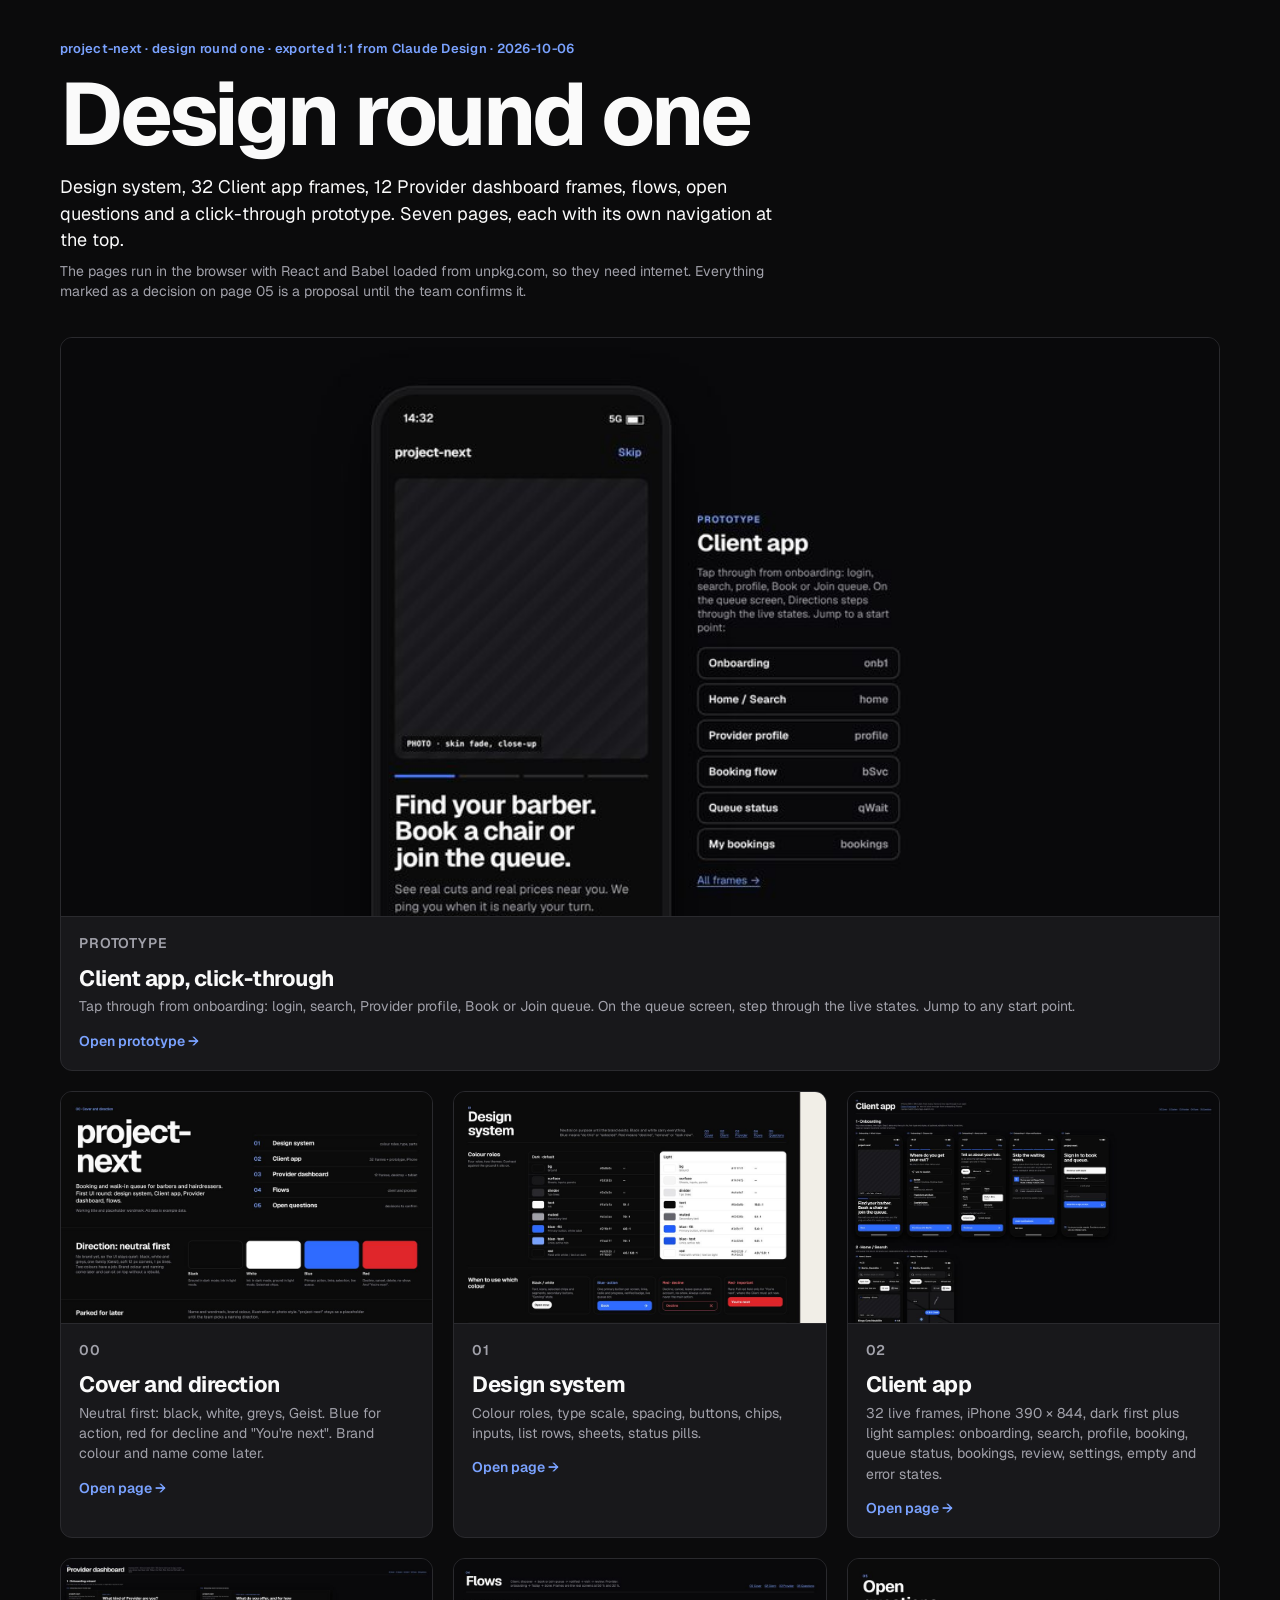
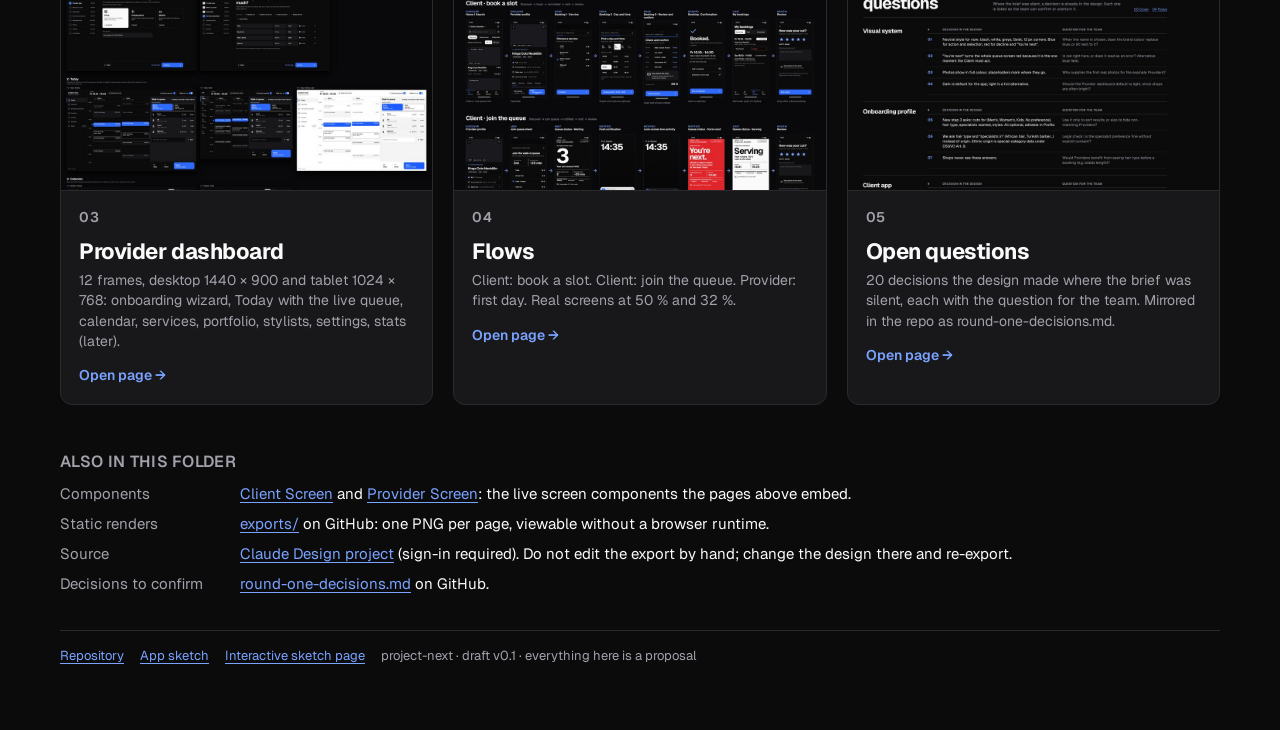
<file: docs/design/round-one/index.html>
<!doctype html>
<html lang="en" data-theme="dark">
<head>
<meta charset="utf-8">
<meta name="viewport" content="width=device-width, initial-scale=1">
<title>project-next · Design round one</title>
<link rel="stylesheet" href="pn.css">
<style>
/* Index of the exported design pages. Uses the design's own tokens from pn.css (dark first). */
html,body{background:var(--color-bg);color:var(--color-text)}
body{font-family:var(--font-body);line-height:1.45}
.wrap{max-width:1200px;margin:0 auto;padding-inline:20px;padding-block:40px 64px}
.eyebrow{font-size:13px;font-weight:600;letter-spacing:.02em;color:var(--pn-accent-text);margin:0 0 14px}
h1{font-size:clamp(40px,7vw,88px);line-height:.95;letter-spacing:-.04em;margin:0 0 18px;text-wrap:balance}
.lead{font-size:18px;max-width:720px;color:var(--color-text);margin:0 0 8px}
.note{font-size:14px;color:var(--pn-muted);max-width:720px;margin:0 0 36px}
.grid{display:grid;grid-template-columns:repeat(auto-fill,minmax(300px,1fr));gap:20px;margin:0 0 48px}
.card{display:flex;flex-direction:column;min-width:0;border:1px solid var(--color-divider);border-radius:12px;background:var(--color-surface);overflow:hidden;color:inherit;text-decoration:none;transition:border-color .15s}
.card:hover,.card:focus-visible{border-color:var(--color-accent);outline:none}
.card.hero{grid-column:1/-1;flex-direction:row;flex-wrap:wrap}
.card.hero .thumb{flex:1 1 420px;aspect-ratio:16/8}
.card.hero .body{flex:1 1 300px;align-self:center}
.thumb{display:block;width:100%;aspect-ratio:16/10;object-fit:cover;object-position:top;background:var(--pn-ph1);border-bottom:1px solid var(--color-divider)}
.body{padding:16px 18px 18px}
.num{font-size:12px;font-weight:600;letter-spacing:.06em;text-transform:uppercase;color:var(--pn-accent-text);margin:0 0 6px}
.card h2{font-size:22px;margin:0 0 6px;letter-spacing:-.02em}
.card p{font-size:14px;color:var(--pn-muted);margin:0 0 12px}
.open{font-size:14px;font-weight:600;color:var(--pn-accent-text)}
.open::after{content:" \2192"}
h3{font-size:16px;letter-spacing:.02em;text-transform:uppercase;color:var(--pn-muted);margin:0 0 12px;font-weight:600}
ul.plain{list-style:none;padding:0;margin:0 0 36px;display:grid;gap:8px;font-size:15px}
ul.plain li{display:flex;gap:10px;flex-wrap:wrap;align-items:baseline}
ul.plain .k{color:var(--pn-muted);min-width:170px}
footer{border-top:1px solid var(--color-divider);padding-top:16px;font-size:13px;color:var(--pn-muted);display:flex;gap:16px;flex-wrap:wrap}
@media (max-width:640px){.wrap{padding-block:28px 48px}.card.hero{flex-direction:column}.card.hero .thumb{aspect-ratio:16/10}}
</style>
</head>
<body>
<div class="wrap">
  <p class="eyebrow">project-next · design round one · exported 1:1 from Claude Design · 2026-10-06</p>
  <h1>Design round one</h1>
  <p class="lead">Design system, 32 Client app frames, 12 Provider dashboard frames, flows, open questions and a click-through prototype. Seven pages, each with its own navigation at the top.</p>
  <p class="note">The pages run in the browser with React and Babel loaded from unpkg.com, so they need internet. Everything marked as a decision on page 05 is a proposal until the team confirms it.</p>

  <div class="grid">
    <a class="card hero" href="Client%20Prototype.dc.html">
      <img class="thumb" src="exports/thumbs/client-prototype.jpg" alt="Client prototype start screen" loading="lazy">
      <div class="body">
        <p class="num">Prototype</p>
        <h2>Client app, click-through</h2>
        <p>Tap through from onboarding: login, search, Provider profile, Book or Join queue. On the queue screen, step through the live states. Jump to any start point.</p>
        <span class="open">Open prototype</span>
      </div>
    </a>
    <a class="card" href="00%20Cover%20and%20Direction.dc.html">
      <img class="thumb" src="exports/thumbs/00-cover-and-direction.jpg" alt="Cover page" loading="lazy">
      <div class="body"><p class="num">00</p><h2>Cover and direction</h2><p>Neutral first: black, white, greys, Geist. Blue for action, red for decline and "You're next". Brand colour and name come later.</p><span class="open">Open page</span></div>
    </a>
    <a class="card" href="01%20Design%20System.dc.html">
      <img class="thumb" src="exports/thumbs/01-design-system.jpg" alt="Design system page" loading="lazy">
      <div class="body"><p class="num">01</p><h2>Design system</h2><p>Colour roles, type scale, spacing, buttons, chips, inputs, list rows, sheets, status pills.</p><span class="open">Open page</span></div>
    </a>
    <a class="card" href="02%20Client%20App.dc.html">
      <img class="thumb" src="exports/thumbs/02-client-app.jpg" alt="Client app frames" loading="lazy">
      <div class="body"><p class="num">02</p><h2>Client app</h2><p>32 live frames, iPhone 390 × 844, dark first plus light samples: onboarding, search, profile, booking, queue status, bookings, review, settings, empty and error states.</p><span class="open">Open page</span></div>
    </a>
    <a class="card" href="03%20Provider%20Dashboard.dc.html">
      <img class="thumb" src="exports/thumbs/03-provider-dashboard.jpg" alt="Provider dashboard frames" loading="lazy">
      <div class="body"><p class="num">03</p><h2>Provider dashboard</h2><p>12 frames, desktop 1440 × 900 and tablet 1024 × 768: onboarding wizard, Today with the live queue, calendar, services, portfolio, stylists, settings, stats (later).</p><span class="open">Open page</span></div>
    </a>
    <a class="card" href="04%20Flows.dc.html">
      <img class="thumb" src="exports/thumbs/04-flows.jpg" alt="Flows page" loading="lazy">
      <div class="body"><p class="num">04</p><h2>Flows</h2><p>Client: book a slot. Client: join the queue. Provider: first day. Real screens at 50 % and 32 %.</p><span class="open">Open page</span></div>
    </a>
    <a class="card" href="05%20Open%20Questions.dc.html">
      <img class="thumb" src="exports/thumbs/05-open-questions.jpg" alt="Open questions page" loading="lazy">
      <div class="body"><p class="num">05</p><h2>Open questions</h2><p>20 decisions the design made where the brief was silent, each with the question for the team. Mirrored in the repo as round-one-decisions.md.</p><span class="open">Open page</span></div>
    </a>
  </div>

  <h3>Also in this folder</h3>
  <ul class="plain">
    <li><span class="k">Components</span><span><a href="Client%20Screen.dc.html">Client Screen</a> and <a href="Provider%20Screen.dc.html">Provider Screen</a>: the live screen components the pages above embed.</span></li>
    <li><span class="k">Static renders</span><span><a href="https://github.com/mdbeatzxf/project-next/tree/main/docs/design/round-one/exports">exports/</a> on GitHub: one PNG per page, viewable without a browser runtime.</span></li>
    <li><span class="k">Source</span><span><a href="https://claude.ai/design/p/8793adfc-8910-4925-87a8-7667aed3dc07?via=share">Claude Design project</a> (sign-in required). Do not edit the export by hand; change the design there and re-export.</span></li>
    <li><span class="k">Decisions to confirm</span><span><a href="https://github.com/mdbeatzxf/project-next/blob/main/docs/design/round-one-decisions.md">round-one-decisions.md</a> on GitHub.</span></li>
  </ul>

  <footer>
    <a href="https://github.com/mdbeatzxf/project-next">Repository</a>
    <a href="https://github.com/mdbeatzxf/project-next/blob/main/docs/app-sketch.md">App sketch</a>
    <a href="../../index.html">Interactive sketch page</a>
    <span>project-next · draft v0.1 · everything here is a proposal</span>
  </footer>
</div>
</body>
</html>
</file>
<file: docs/design/round-one/pn.css>
/* project-next base — neutral black/white, blue for action + selection, red for decline + important. */
@import url('https://fonts.googleapis.com/css2?family=Geist:wght@400..800&display=swap');
:root,[data-theme="light"]{--color-bg:#ffffff;--color-surface:#f4f4f5;--color-text:#0a0a0b;--color-divider:#e4e4e7;--color-strong:#d4d4d8;--pn-muted:#63636b;--color-accent:#1d5cff;--color-accent-600:#1d5cff;--color-accent-700:#1446cc;--pn-accent-text:#1a52e6;--pn-accent-soft:#e8efff;--pn-danger:#d92228;--pn-danger-text:#c41e22;--pn-danger-soft:#fdeaea;--color-neutral-100:#f4f4f5;--color-neutral-800:#27272a;--pn-ph1:#ececee;--pn-ph2:#e6e6e9;--pn-line:#ededf0;--shadow-md:0 4px 16px rgba(0,0,0,.08);--shadow-lg:0 12px 40px rgba(0,0,0,.14);--font-body:"Geist",system-ui,sans-serif;--font-heading:"Geist",system-ui,sans-serif}
[data-theme="dark"]{--color-bg:#0b0b0c;--color-surface:#18181b;--color-text:#fafafa;--color-divider:#2a2a2e;--color-strong:#3f3f46;--pn-muted:#a1a1aa;--color-accent:#3b74ff;--color-accent-600:#2f6bff;--color-accent-700:#1f56e0;--pn-accent-text:#7aa2ff;--pn-accent-soft:#16244a;--pn-danger:#e0262b;--pn-danger-text:#ff6b6f;--pn-danger-soft:#3a1213;--color-neutral-100:#232327;--color-neutral-800:#e4e4e7;--pn-ph1:#1d1d21;--pn-ph2:#19191c;--pn-line:#1f1f23;--shadow-md:0 4px 16px rgba(0,0,0,.5);--shadow-lg:0 -1px 0 #2a2a2e,0 16px 40px rgba(0,0,0,.7)}
*,*::before,*::after{box-sizing:border-box}
body{margin:0;font-family:var(--font-body)}
[data-theme]{font-family:var(--font-body)}
h1,h2,h3,h4,h5,h6{font-family:var(--font-heading);font-weight:700;line-height:1.12;letter-spacing:-.02em;margin:0 0 8px}
h4{font-size:20px}h5{font-size:16px}
h6{font-size:13px;letter-spacing:.04em;text-transform:uppercase;font-weight:600}
p{margin:0 0 12px}
a{color:var(--pn-accent-text);text-underline-offset:3px}a:hover{color:var(--color-accent)}
:focus{outline:none}:focus-visible{outline:2px solid var(--color-accent);outline-offset:2px}
::selection{background:var(--pn-accent-soft)}
.btn{display:inline-flex;align-items:center;justify-content:center;gap:8px;cursor:pointer;font:inherit;font-weight:600;font-size:15px;line-height:1.2;color:var(--color-text);background:transparent;border:1px solid transparent;padding:8px 14px;border-radius:12px;text-decoration:none;transition:background .15s,border-color .15s}
.btn:disabled{opacity:.45;cursor:not-allowed}
.btn-primary{background:var(--color-accent-600);color:#fff}
.btn-primary:hover{background:var(--color-accent-700)}
.btn-secondary{border-color:var(--color-strong)}
.btn-secondary:hover{background:var(--color-surface)}
.btn-ghost{color:var(--pn-accent-text);padding-inline:8px}
.btn-ghost:hover{background:var(--pn-accent-soft)}
.btn-icon{width:40px;height:40px;padding:0;border-radius:999px}
.btn-icon:hover{background:var(--color-surface)}
.btn-danger{color:var(--pn-danger-text);border-color:var(--pn-danger-text)}
.btn-danger:hover{background:var(--pn-danger-soft)}
.field>label{display:block;font-size:13px;margin-bottom:6px;color:var(--pn-muted)}
.input{width:100%;min-height:40px;padding:8px 12px;font:inherit;font-size:15px;color:var(--color-text);background:var(--color-surface);border:1px solid var(--color-divider);border-radius:12px;caret-color:var(--color-accent)}
.input:hover{border-color:var(--color-strong)}
.input:focus-visible{border-color:var(--color-accent);outline:3px solid var(--pn-accent-soft);outline-offset:0}
textarea.input{min-height:90px;resize:vertical}
.radio{display:inline-flex;align-items:center;gap:10px;cursor:pointer}
.radio input,.seg-opt input{position:absolute;opacity:0;width:0;height:0;pointer-events:none}
.radio .dot{width:20px;height:20px;flex:none;border-radius:50%;border:1.5px solid var(--color-strong)}
.radio:hover .dot{border-color:var(--color-accent)}
.radio input:checked+.dot{border-color:var(--color-accent);background:var(--color-accent);box-shadow:inset 0 0 0 4px var(--color-bg)}
.radio input:focus-visible+.dot{outline:2px solid var(--color-accent);outline-offset:2px}
.seg{display:inline-flex;border:1px solid var(--color-divider);border-radius:12px;background:var(--color-surface);padding:3px;gap:3px}
.seg-opt{position:relative;display:inline-flex;align-items:center;gap:6px;padding:7px 12px;font-size:14px;cursor:pointer;border-radius:9px}
.seg-opt:has(input:checked){background:var(--color-text);color:var(--color-bg);border-color:var(--color-text)!important}
.seg-opt:not(:has(input:checked)):hover{background:color-mix(in srgb,var(--color-text) 6%,transparent)}
.seg-opt:has(input:focus-visible){outline:2px solid var(--color-accent);outline-offset:2px}
.seg-opt:has(input:disabled){cursor:not-allowed}
.tag{display:inline-flex;align-items:center;font-size:12px;font-weight:500;padding:3px 8px;border-radius:6px}
.tag-neutral{background:var(--color-surface);color:var(--color-text)}
.tag-accent{background:var(--pn-accent-soft);color:var(--pn-accent-text)}
.tag-outline{border:1px solid currentColor}
.table{width:100%;border-collapse:collapse;font-size:14px}
.table th{text-align:left;font-size:12px;font-weight:600;color:var(--pn-muted);padding:8px;border-bottom:1px solid var(--color-divider)}
.table td{padding:8px;border-bottom:1px solid var(--color-divider)}
.table tbody tr:hover{background:var(--color-surface)}
.ph{border-radius:12px}
</file>
